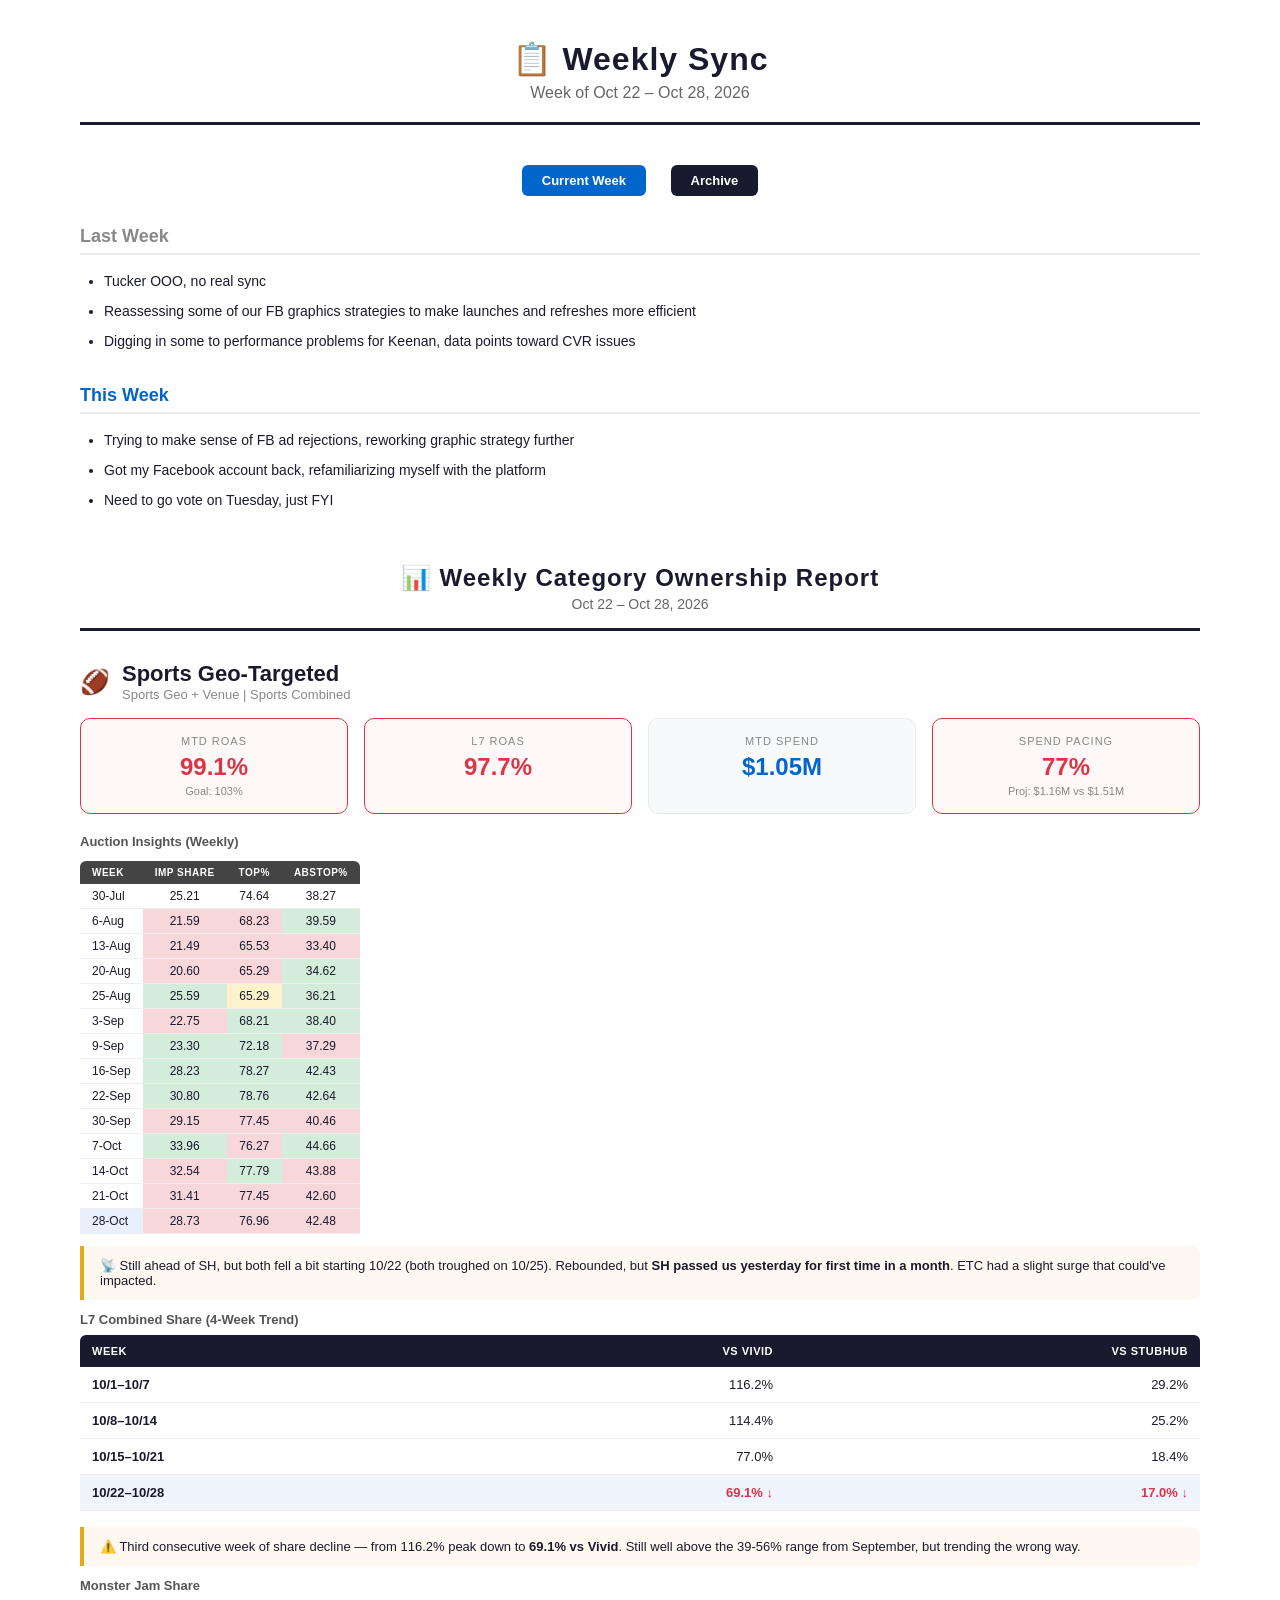
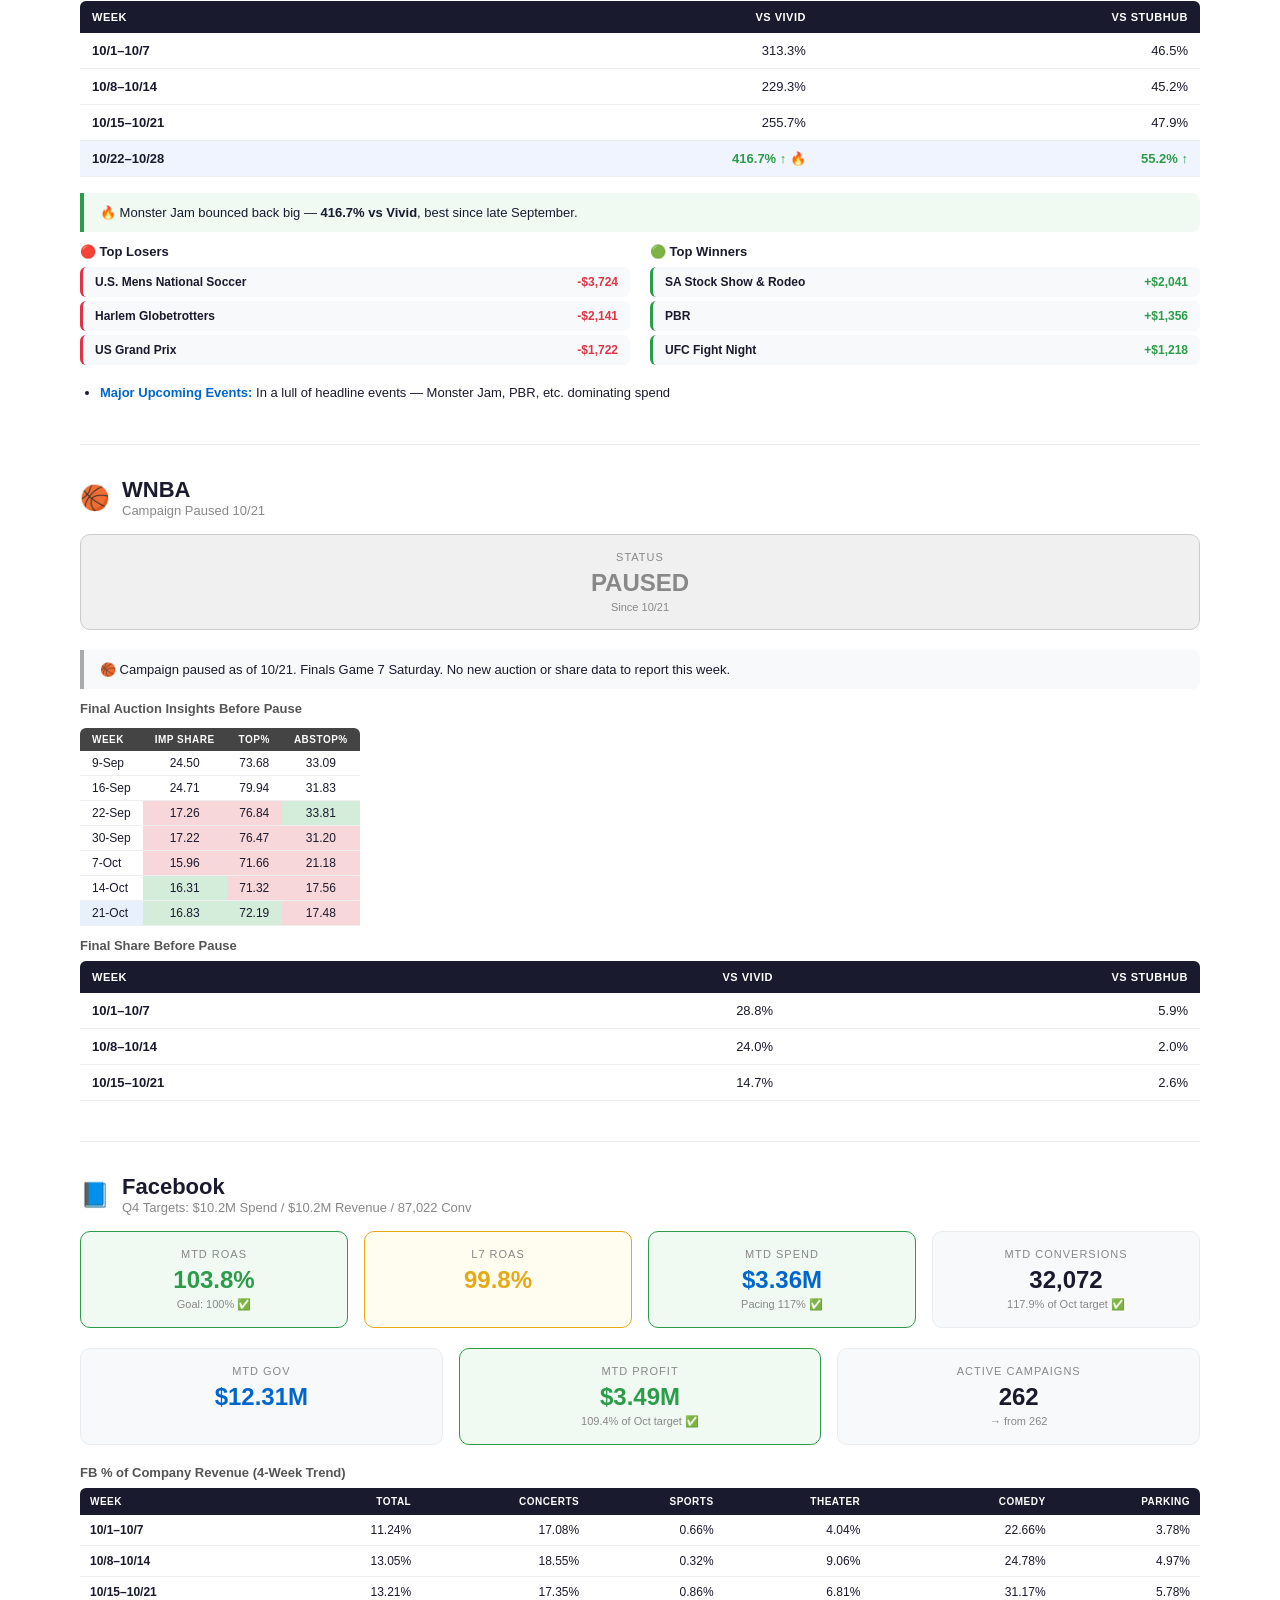
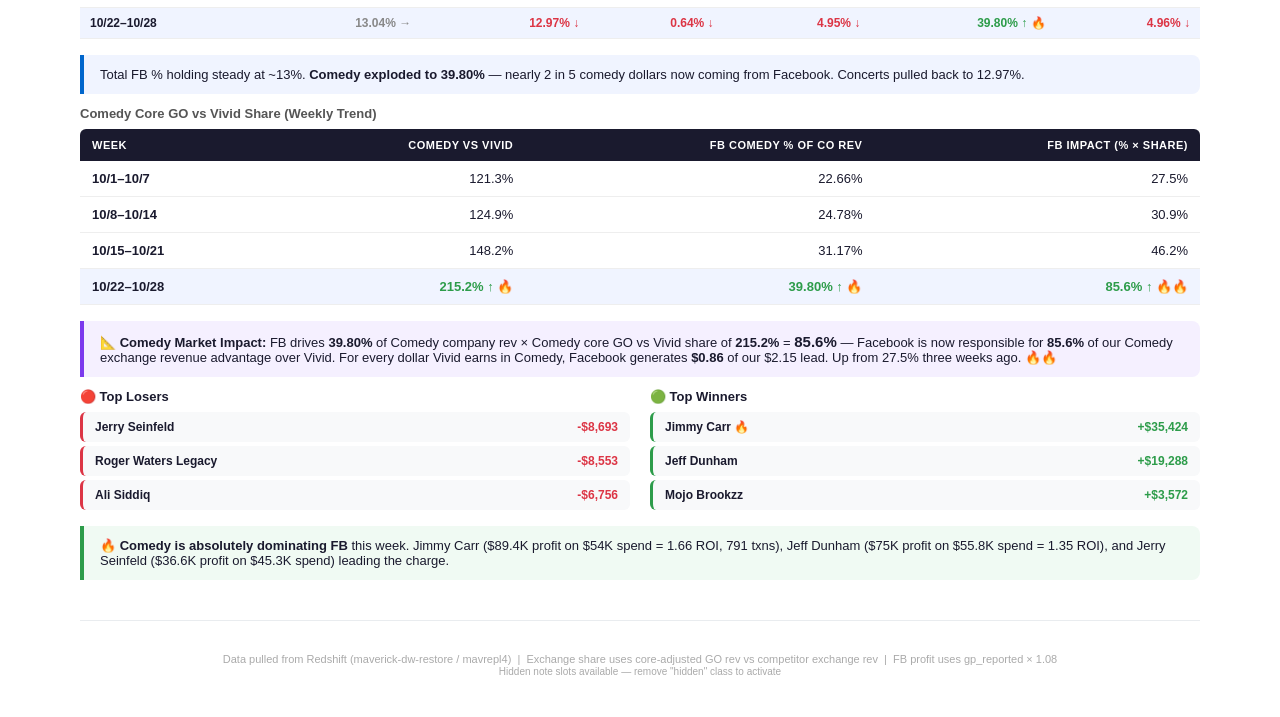
<file: index.html>
<!DOCTYPE html>
<html lang="en">
<head>
<meta charset="UTF-8">
<meta name="viewport" content="width=device-width, initial-scale=1.0">
<title>Weekly Sync</title>
<link rel="stylesheet" href="style.css">
</head>
<body>

<div class="page-header">
  <h1>📋 Weekly Sync</h1>
  <div class="date">Week of Oct 22 – Oct 28, 2026</div>
</div>

<div class="nav-bar">
  <a href="index.html" class="active">Current Week</a>
  <a href="archive/index.html">Archive</a>
</div>

<!-- ===================== SYNC SECTION ===================== -->
<div class="section">
  <div class="sync-section">
    <div class="sync-title last-week">Last Week</div>
    <ul class="sync-list">
      <li>Tucker OOO, no real sync</li>
      <li>Reassessing some of our FB graphics strategies to make launches and refreshes more efficient</li>
      <li>Digging in some to performance problems for Keenan, data points toward CVR issues</li>
    </ul>
  </div>

  <div class="sync-section">
    <div class="sync-title this-week">This Week</div>
    <ul class="sync-list">
      <li>Trying to make sense of FB ad rejections, reworking graphic strategy further</li>
      <li>Got my Facebook account back, refamiliarizing myself with the platform</li>
      <li>Need to go vote on Tuesday, just FYI</li>
    </ul>
  </div>

  <div class="manual-note hidden"><!-- ✏️ Extra sync note slot 1 --></div>
  <div class="manual-note hidden"><!-- ✏️ Extra sync note slot 2 --></div>
</div>

<!-- ===================== OWNERSHIP REPORT DIVIDER ===================== -->
<div class="section-divider">
  <h2>📊 Weekly Category Ownership Report</h2>
  <div class="sub">Oct 22 – Oct 28, 2026</div>
</div>

<!-- ===================== SPORTS GEO ===================== -->
<div class="section">
  <div class="section-header">
    <span class="section-icon">🏈</span>
    <div>
      <div class="section-title">Sports Geo-Targeted</div>
      <div class="section-subtitle">Sports Geo + Venue | Sports Combined</div>
    </div>
  </div>

  <div class="kpi-row">
    <div class="kpi-card target-miss">
      <div class="kpi-label">MTD ROAS</div>
      <div class="kpi-value kpi-red">99.1%</div>
      <div class="kpi-sub">Goal: 103%</div>
    </div>
    <div class="kpi-card target-miss">
      <div class="kpi-label">L7 ROAS</div>
      <div class="kpi-value kpi-red">97.7%</div>
    </div>
    <div class="kpi-card">
      <div class="kpi-label">MTD Spend</div>
      <div class="kpi-value kpi-blue">$1.05M</div>
    </div>
    <div class="kpi-card target-miss">
      <div class="kpi-label">Spend Pacing</div>
      <div class="kpi-value kpi-red">77%</div>
      <div class="kpi-sub">Proj: $1.16M vs $1.51M</div>
    </div>
  </div>

  <div class="share-label">Auction Insights (Weekly)</div>
  <table class="auction-table">
    <tr><th>Week</th><th>Imp Share</th><th>Top%</th><th>AbsTop%</th></tr>
    <tr><td>30-Jul</td><td>25.21</td><td>74.64</td><td>38.27</td></tr>
    <tr><td>6-Aug</td><td class="a-down">21.59</td><td class="a-down">68.23</td><td class="a-up">39.59</td></tr>
    <tr><td>13-Aug</td><td class="a-down">21.49</td><td class="a-down">65.53</td><td class="a-down">33.40</td></tr>
    <tr><td>20-Aug</td><td class="a-down">20.60</td><td class="a-down">65.29</td><td class="a-up">34.62</td></tr>
    <tr><td>25-Aug</td><td class="a-up">25.59</td><td class="a-flat">65.29</td><td class="a-up">36.21</td></tr>
    <tr><td>3-Sep</td><td class="a-down">22.75</td><td class="a-up">68.21</td><td class="a-up">38.40</td></tr>
    <tr><td>9-Sep</td><td class="a-up">23.30</td><td class="a-up">72.18</td><td class="a-down">37.29</td></tr>
    <tr><td>16-Sep</td><td class="a-up">28.23</td><td class="a-up">78.27</td><td class="a-up">42.43</td></tr>
    <tr><td>22-Sep</td><td class="a-up">30.80</td><td class="a-up">78.76</td><td class="a-up">42.64</td></tr>
    <tr><td>30-Sep</td><td class="a-down">29.15</td><td class="a-down">77.45</td><td class="a-down">40.46</td></tr>
    <tr><td>7-Oct</td><td class="a-up">33.96</td><td class="a-down">76.27</td><td class="a-up">44.66</td></tr>
    <tr><td>14-Oct</td><td class="a-down">32.54</td><td class="a-up">77.79</td><td class="a-down">43.88</td></tr>
    <tr><td>21-Oct</td><td class="a-down">31.41</td><td class="a-down">77.45</td><td class="a-down">42.60</td></tr>
    <tr class="auction-current"><td>28-Oct</td><td class="a-down">28.73</td><td class="a-down">76.96</td><td class="a-down">42.48</td></tr>
  </table>

  <div class="callout callout-warn">
    📡 Still ahead of SH, but both fell a bit starting 10/22 (both troughed on 10/25). Rebounded, but <strong>SH passed us yesterday for first time in a month</strong>. ETC had a slight surge that could've impacted.
  </div>

  <div class="share-label">L7 Combined Share (4-Week Trend)</div>
  <table>
    <tr><th>Week</th><th>vs Vivid</th><th>vs StubHub</th></tr>
    <tr><td>10/1–10/7</td><td>116.2%</td><td>29.2%</td></tr>
    <tr><td>10/8–10/14</td><td>114.4%</td><td>25.2%</td></tr>
    <tr><td>10/15–10/21</td><td>77.0%</td><td>18.4%</td></tr>
    <tr class="current-week"><td>10/22–10/28</td><td class="trend-down">69.1% ↓</td><td class="trend-down">17.0% ↓</td></tr>
  </table>

  <div class="callout callout-warn">
    ⚠️ Third consecutive week of share decline — from 116.2% peak down to <strong>69.1% vs Vivid</strong>. Still well above the 39-56% range from September, but trending the wrong way.
  </div>

  <div class="share-label">Monster Jam Share</div>
  <table>
    <tr><th>Week</th><th>vs Vivid</th><th>vs StubHub</th></tr>
    <tr><td>10/1–10/7</td><td>313.3%</td><td>46.5%</td></tr>
    <tr><td>10/8–10/14</td><td>229.3%</td><td>45.2%</td></tr>
    <tr><td>10/15–10/21</td><td>255.7%</td><td>47.9%</td></tr>
    <tr class="current-week"><td>10/22–10/28</td><td class="trend-up">416.7% ↑ 🔥</td><td class="trend-up">55.2% ↑</td></tr>
  </table>

  <div class="callout callout-good">
    🔥 Monster Jam bounced back big — <strong>416.7% vs Vivid</strong>, best since late September.
  </div>

  <div class="winners-losers">
    <div class="wl-col">
      <div class="wl-title">🔴 Top Losers</div>
      <div class="wl-item loser"><span class="wl-name">U.S. Mens National Soccer</span><span class="wl-pnl" style="color:#dc3545">-$3,724</span></div>
      <div class="wl-item loser"><span class="wl-name">Harlem Globetrotters</span><span class="wl-pnl" style="color:#dc3545">-$2,141</span></div>
      <div class="wl-item loser"><span class="wl-name">US Grand Prix</span><span class="wl-pnl" style="color:#dc3545">-$1,722</span></div>
    </div>
    <div class="wl-col">
      <div class="wl-title">🟢 Top Winners</div>
      <div class="wl-item winner"><span class="wl-name">SA Stock Show & Rodeo</span><span class="wl-pnl" style="color:#2d9c4a">+$2,041</span></div>
      <div class="wl-item winner"><span class="wl-name">PBR</span><span class="wl-pnl" style="color:#2d9c4a">+$1,356</span></div>
      <div class="wl-item winner"><span class="wl-name">UFC Fight Night</span><span class="wl-pnl" style="color:#2d9c4a">+$1,218</span></div>
    </div>
  </div>

  <ul class="bullet-list">
    <li><span class="highlight">Major Upcoming Events:</span> In a lull of headline events — Monster Jam, PBR, etc. dominating spend</li>
  </ul>

  <div class="manual-note hidden"><!-- ✏️ Extra note slot 1 --></div>
  <div class="manual-note hidden"><!-- ✏️ Extra note slot 2 --></div>
</div>

<div class="divider"></div>

<!-- ===================== WNBA ===================== -->
<div class="section">
  <div class="section-header">
    <span class="section-icon">🏀</span>
    <div>
      <div class="section-title">WNBA</div>
      <div class="section-subtitle">Campaign Paused 10/21</div>
    </div>
  </div>

  <div class="kpi-row">
    <div class="kpi-card" style="background: #f0f0f0; border-color: #ccc;">
      <div class="kpi-label">STATUS</div>
      <div class="kpi-value" style="color: #888;">PAUSED</div>
      <div class="kpi-sub">Since 10/21</div>
    </div>
  </div>

  <div class="callout callout-gray">
    🏀 Campaign paused as of 10/21. Finals Game 7 Saturday. No new auction or share data to report this week.
  </div>

  <div class="share-label">Final Auction Insights Before Pause</div>
  <table class="auction-table">
    <tr><th>Week</th><th>Imp Share</th><th>Top%</th><th>AbsTop%</th></tr>
    <tr><td>9-Sep</td><td>24.50</td><td>73.68</td><td>33.09</td></tr>
    <tr><td>16-Sep</td><td>24.71</td><td>79.94</td><td>31.83</td></tr>
    <tr><td>22-Sep</td><td class="a-down">17.26</td><td class="a-down">76.84</td><td class="a-up">33.81</td></tr>
    <tr><td>30-Sep</td><td class="a-down">17.22</td><td class="a-down">76.47</td><td class="a-down">31.20</td></tr>
    <tr><td>7-Oct</td><td class="a-down">15.96</td><td class="a-down">71.66</td><td class="a-down">21.18</td></tr>
    <tr><td>14-Oct</td><td class="a-up">16.31</td><td class="a-down">71.32</td><td class="a-down">17.56</td></tr>
    <tr class="auction-current"><td>21-Oct</td><td class="a-up">16.83</td><td class="a-up">72.19</td><td class="a-down">17.48</td></tr>
  </table>

  <div class="share-label">Final Share Before Pause</div>
  <table>
    <tr><th>Week</th><th>vs Vivid</th><th>vs StubHub</th></tr>
    <tr><td>10/1–10/7</td><td>28.8%</td><td>5.9%</td></tr>
    <tr><td>10/8–10/14</td><td>24.0%</td><td>2.0%</td></tr>
    <tr><td>10/15–10/21</td><td>14.7%</td><td>2.6%</td></tr>
  </table>

  <div class="manual-note hidden"><!-- ✏️ Extra note slot 1 --></div>
  <div class="manual-note hidden"><!-- ✏️ Extra note slot 2 --></div>
</div>

<div class="divider"></div>

<!-- ===================== FACEBOOK ===================== -->
<div class="section">
  <div class="section-header">
    <span class="section-icon">📘</span>
    <div>
      <div class="section-title">Facebook</div>
      <div class="section-subtitle">Q4 Targets: $10.2M Spend / $10.2M Revenue / 87,022 Conv</div>
    </div>
  </div>

  <div class="kpi-row">
    <div class="kpi-card target-hit">
      <div class="kpi-label">MTD ROAS</div>
      <div class="kpi-value kpi-green">103.8%</div>
      <div class="kpi-sub">Goal: 100% ✅</div>
    </div>
    <div class="kpi-card target-close">
      <div class="kpi-label">L7 ROAS</div>
      <div class="kpi-value kpi-yellow">99.8%</div>
    </div>
    <div class="kpi-card target-hit">
      <div class="kpi-label">MTD Spend</div>
      <div class="kpi-value kpi-blue">$3.36M</div>
      <div class="kpi-sub">Pacing 117% ✅</div>
    </div>
    <div class="kpi-card">
      <div class="kpi-label">MTD Conversions</div>
      <div class="kpi-value">32,072</div>
      <div class="kpi-sub">117.9% of Oct target ✅</div>
    </div>
  </div>

  <div class="kpi-row">
    <div class="kpi-card">
      <div class="kpi-label">MTD GOV</div>
      <div class="kpi-value kpi-blue">$12.31M</div>
    </div>
    <div class="kpi-card target-hit">
      <div class="kpi-label">MTD Profit</div>
      <div class="kpi-value kpi-green">$3.49M</div>
      <div class="kpi-sub">109.4% of Oct target ✅</div>
    </div>
    <div class="kpi-card">
      <div class="kpi-label">Active Campaigns</div>
      <div class="kpi-value">262</div>
      <div class="kpi-sub">→ from 262</div>
    </div>
  </div>

  <div class="share-label">FB % of Company Revenue (4-Week Trend)</div>
  <table class="fb-pct-table">
    <tr><th>Week</th><th>Total</th><th>Concerts</th><th>Sports</th><th>Theater</th><th>Comedy</th><th>Parking</th></tr>
    <tr><td>10/1–10/7</td><td>11.24%</td><td>17.08%</td><td>0.66%</td><td>4.04%</td><td>22.66%</td><td>3.78%</td></tr>
    <tr><td>10/8–10/14</td><td>13.05%</td><td>18.55%</td><td>0.32%</td><td>9.06%</td><td>24.78%</td><td>4.97%</td></tr>
    <tr><td>10/15–10/21</td><td>13.21%</td><td>17.35%</td><td>0.86%</td><td>6.81%</td><td>31.17%</td><td>5.78%</td></tr>
    <tr class="current-week"><td>10/22–10/28</td><td class="trend-flat">13.04% →</td><td class="trend-down">12.97% ↓</td><td class="trend-down">0.64% ↓</td><td class="trend-down">4.95% ↓</td><td class="trend-up">39.80% ↑ 🔥</td><td class="trend-down">4.96% ↓</td></tr>
  </table>

  <div class="callout">
    Total FB % holding steady at ~13%. <strong>Comedy exploded to 39.80%</strong> — nearly 2 in 5 comedy dollars now coming from Facebook. Concerts pulled back to 12.97%.
  </div>

  <div class="share-label">Comedy Core GO vs Vivid Share (Weekly Trend)</div>
  <table>
    <tr><th>Week</th><th>Comedy vs Vivid</th><th>FB Comedy % of Co Rev</th><th>FB Impact (% × Share)</th></tr>
    <tr><td>10/1–10/7</td><td>121.3%</td><td>22.66%</td><td>27.5%</td></tr>
    <tr><td>10/8–10/14</td><td>124.9%</td><td>24.78%</td><td>30.9%</td></tr>
    <tr><td>10/15–10/21</td><td>148.2%</td><td>31.17%</td><td>46.2%</td></tr>
    <tr class="current-week"><td>10/22–10/28</td><td class="trend-up">215.2% ↑ 🔥</td><td class="trend-up">39.80% ↑ 🔥</td><td class="trend-up">85.6% ↑ 🔥🔥</td></tr>
  </table>

  <div class="callout callout-purple">
    📐 <strong>Comedy Market Impact:</strong>
    FB drives <strong>39.80%</strong> of Comedy company rev &times; Comedy core GO vs Vivid share of <strong>215.2%</strong>
    = <strong style="font-size: 15px;">85.6%</strong> — Facebook is now responsible for <strong>85.6%</strong> of our Comedy exchange revenue advantage over Vivid.
    For every dollar Vivid earns in Comedy, Facebook generates <strong>$0.86</strong> of our $2.15 lead. Up from 27.5% three weeks ago. 🔥🔥
  </div>

 <div class="winners-losers">
    <div class="wl-col">
      <div class="wl-title">🔴 Top Losers</div>
      <div class="wl-item loser"><span class="wl-name">Jerry Seinfeld</span><span class="wl-pnl" style="color:#dc3545">-$8,693</span></div>
      <div class="wl-item loser"><span class="wl-name">Roger Waters Legacy</span><span class="wl-pnl" style="color:#dc3545">-$8,553</span></div>
      <div class="wl-item loser"><span class="wl-name">Ali Siddiq</span><span class="wl-pnl" style="color:#dc3545">-$6,756</span></div>
    </div>
    <div class="wl-col">
      <div class="wl-title">🟢 Top Winners</div>
      <div class="wl-item winner"><span class="wl-name">Jimmy Carr 🔥</span><span class="wl-pnl" style="color:#2d9c4a">+$35,424</span></div>
      <div class="wl-item winner"><span class="wl-name">Jeff Dunham</span><span class="wl-pnl" style="color:#2d9c4a">+$19,288</span></div>
      <div class="wl-item winner"><span class="wl-name">Mojo Brookzz</span><span class="wl-pnl" style="color:#2d9c4a">+$3,572</span></div>
    </div>
  </div>

  <div class="callout callout-good">
    🔥 <strong>Comedy is absolutely dominating FB</strong> this week. Jimmy Carr ($89.4K profit on $54K spend = 1.66 ROI, 791 txns), Jeff Dunham ($75K profit on $55.8K spend = 1.35 ROI), and Jerry Seinfeld ($36.6K profit on $45.3K spend) leading the charge.
  </div>

  <div class="manual-note hidden"><!-- ✏️ Extra note slot 1 --></div>
  <div class="manual-note hidden"><!-- ✏️ Extra note slot 2 --></div>
</div>

<div class="divider"></div>

<div style="text-align: center; color: #aaa; font-size: 11px; margin-top: 30px;">
  Data pulled from Redshift (maverick-dw-restore / mavrepl4) &nbsp;|&nbsp; Exchange share uses core-adjusted GO rev vs competitor exchange rev &nbsp;|&nbsp; FB profit uses gp_reported × 1.08
  <br>
  <span style="font-size: 10px;">Hidden note slots available — remove "hidden" class to activate</span>
</div>

</body>
</html>
</file>
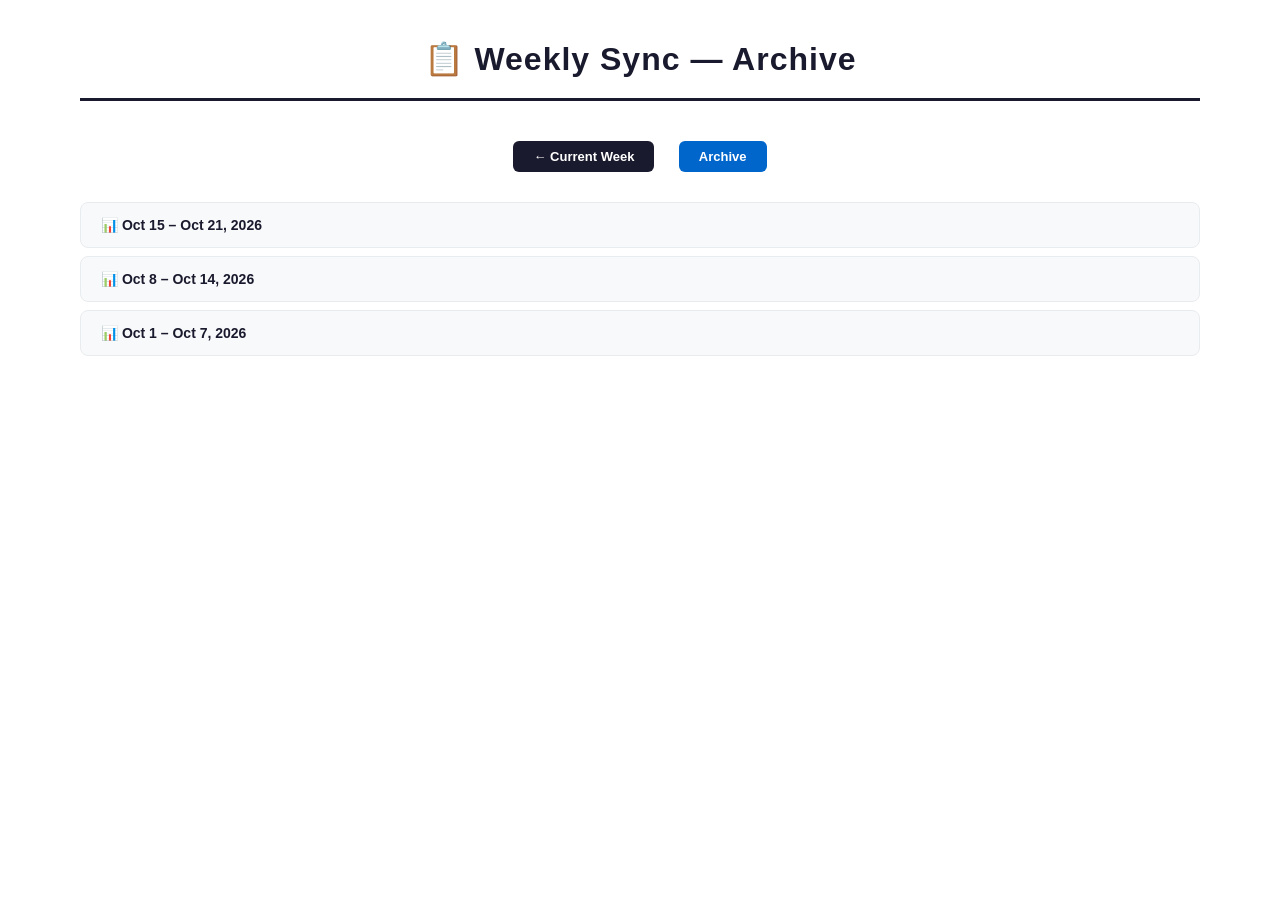
<file: archive/index.html>
<!DOCTYPE html>
<html lang="en">
<head>
<meta charset="UTF-8">
<meta name="viewport" content="width=device-width, initial-scale=1.0">
<title>Weekly Sync — Archive</title>
<link rel="stylesheet" href="../style.css">
</head>
<body>

<div class="page-header">
  <h1>📋 Weekly Sync — Archive</h1>
</div>

<div class="nav-bar">
  <a href="../index.html">← Current Week</a>
  <a href="index.html" class="active">Archive</a>
</div>

<ul class="archive-list">
  <li><a href="2026-10-21.html">📊 Oct 15 – Oct 21, 2026</a></li>
  <li><a href="2026-10-14.html">📊 Oct 8 – Oct 14, 2026</a></li>
  <li><a href="2026-10-07.html">📊 Oct 1 – Oct 7, 2026</a></li>
  <!-- ✏️ ADD NEW ARCHIVE LINKS ABOVE THIS LINE (newest first) -->
</ul>

</body>
</html>
</file>
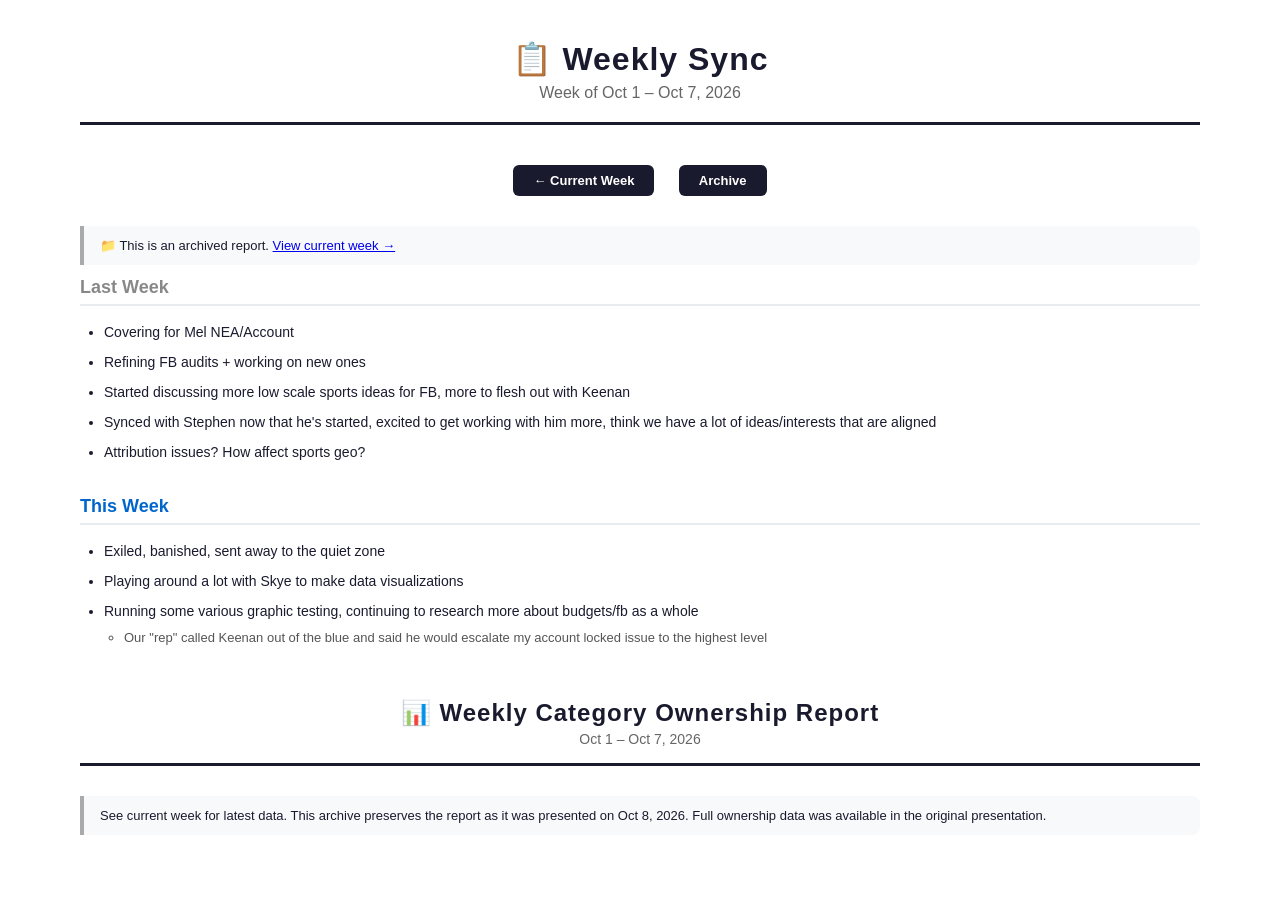
<file: archive/2026-10-07.html>
<!DOCTYPE html>
<html lang="en">
<head>
<meta charset="UTF-8">
<meta name="viewport" content="width=device-width, initial-scale=1.0">
<title>Weekly Sync — Oct 1–7, 2026</title>
<link rel="stylesheet" href="../style.css">
</head>
<body>

<div class="page-header">
  <h1>📋 Weekly Sync</h1>
  <div class="date">Week of Oct 1 – Oct 7, 2026</div>
</div>

<div class="nav-bar">
  <a href="../index.html">← Current Week</a>
  <a href="index.html">Archive</a>
</div>

<div class="callout callout-gray">
  📁 This is an archived report. <a href="../index.html">View current week →</a>
</div>

<div class="section">
  <div class="sync-section">
    <div class="sync-title last-week">Last Week</div>
    <ul class="sync-list">
      <li>Covering for Mel NEA/Account</li>
      <li>Refining FB audits + working on new ones</li>
      <li>Started discussing more low scale sports ideas for FB, more to flesh out with Keenan</li>
      <li>Synced with Stephen now that he's started, excited to get working with him more, think we have a lot of ideas/interests that are aligned</li>
      <li>Attribution issues? How affect sports geo?</li>
    </ul>
  </div>

  <div class="sync-section">
    <div class="sync-title this-week">This Week</div>
    <ul class="sync-list">
      <li>Exiled, banished, sent away to the quiet zone</li>
      <li>Playing around a lot with Skye to make data visualizations</li>
      <li>Running some various graphic testing, continuing to research more about budgets/fb as a whole
        <ul class="sub-list">
          <li>Our "rep" called Keenan out of the blue and said he would escalate my account locked issue to the highest level</li>
        </ul>
      </li>
    </ul>
  </div>
</div>

<div class="section-divider">
  <h2>📊 Weekly Category Ownership Report</h2>
  <div class="sub">Oct 1 – Oct 7, 2026</div>
</div>

<div class="section">
  <div class="callout callout-gray">
    See current week for latest data. This archive preserves the report as it was presented on Oct 8, 2026. Full ownership data was available in the original presentation.
  </div>
</div>

</body>
</html>
</file>
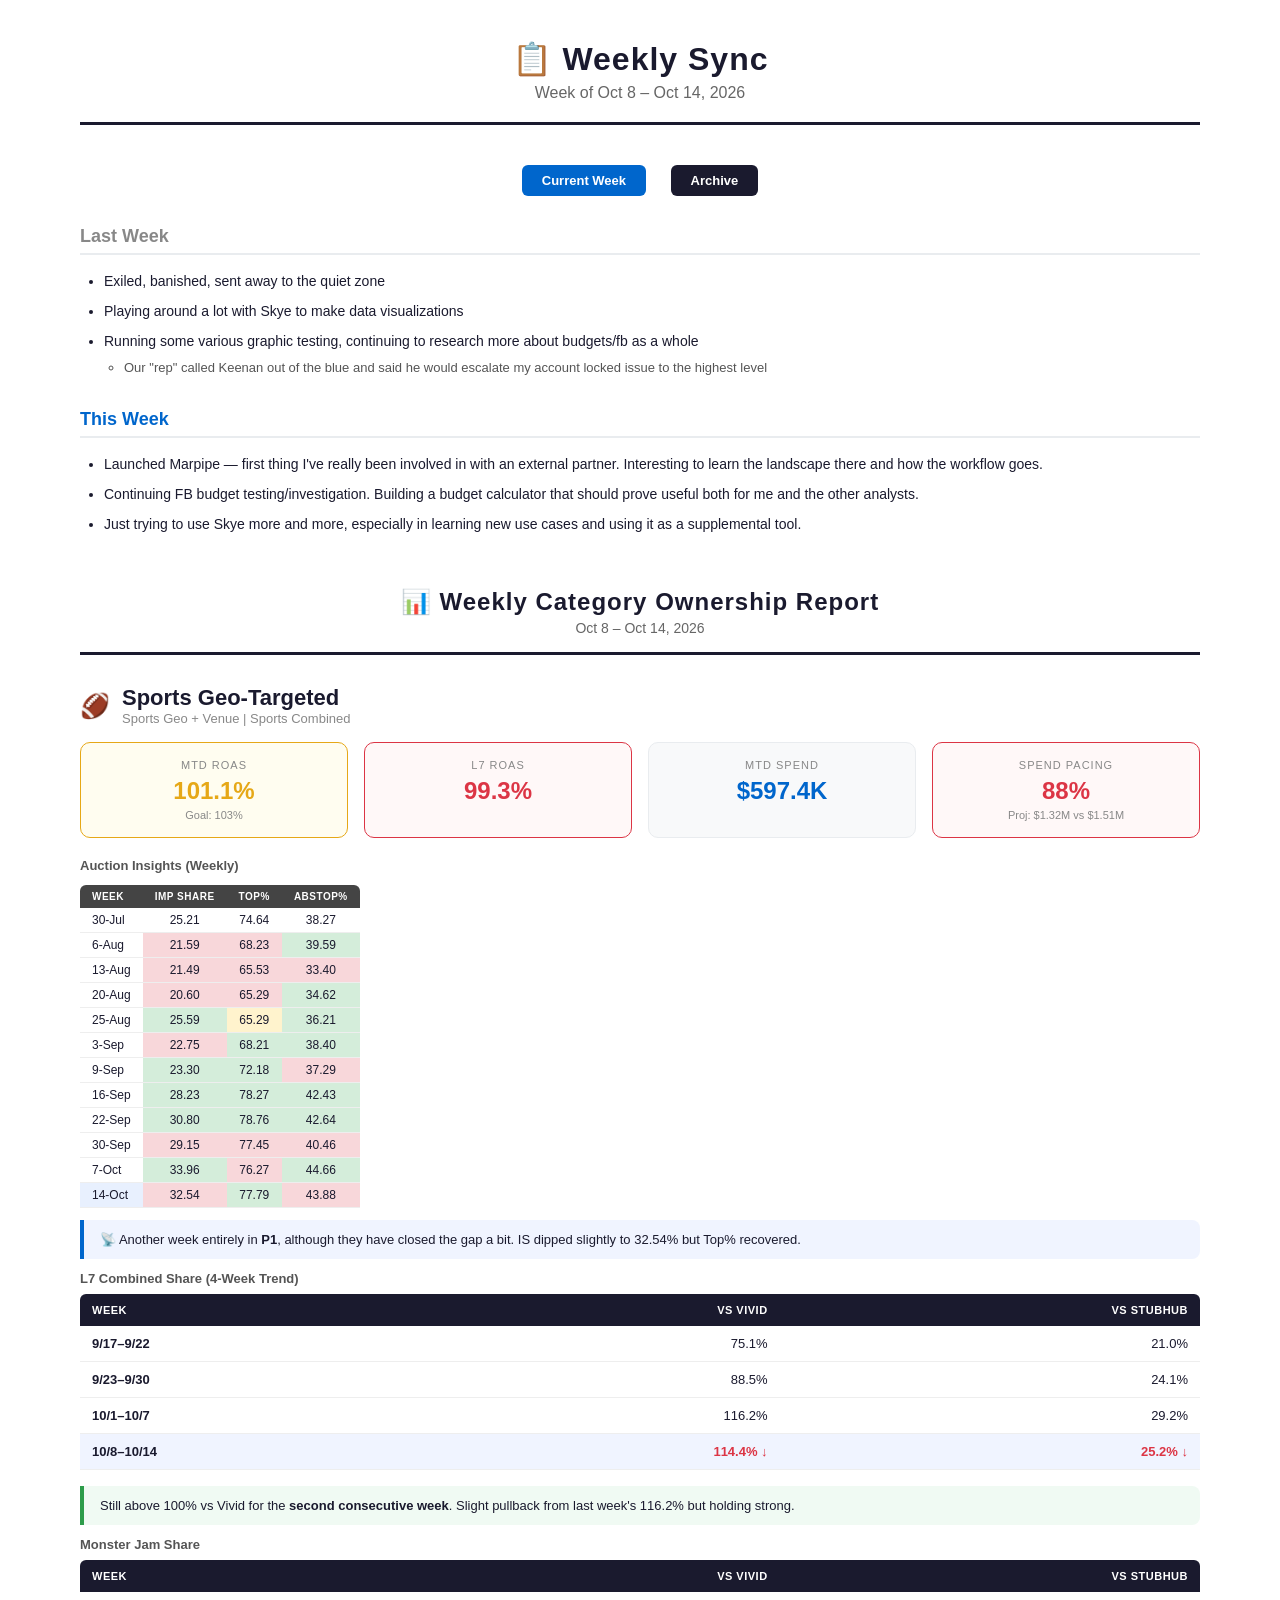
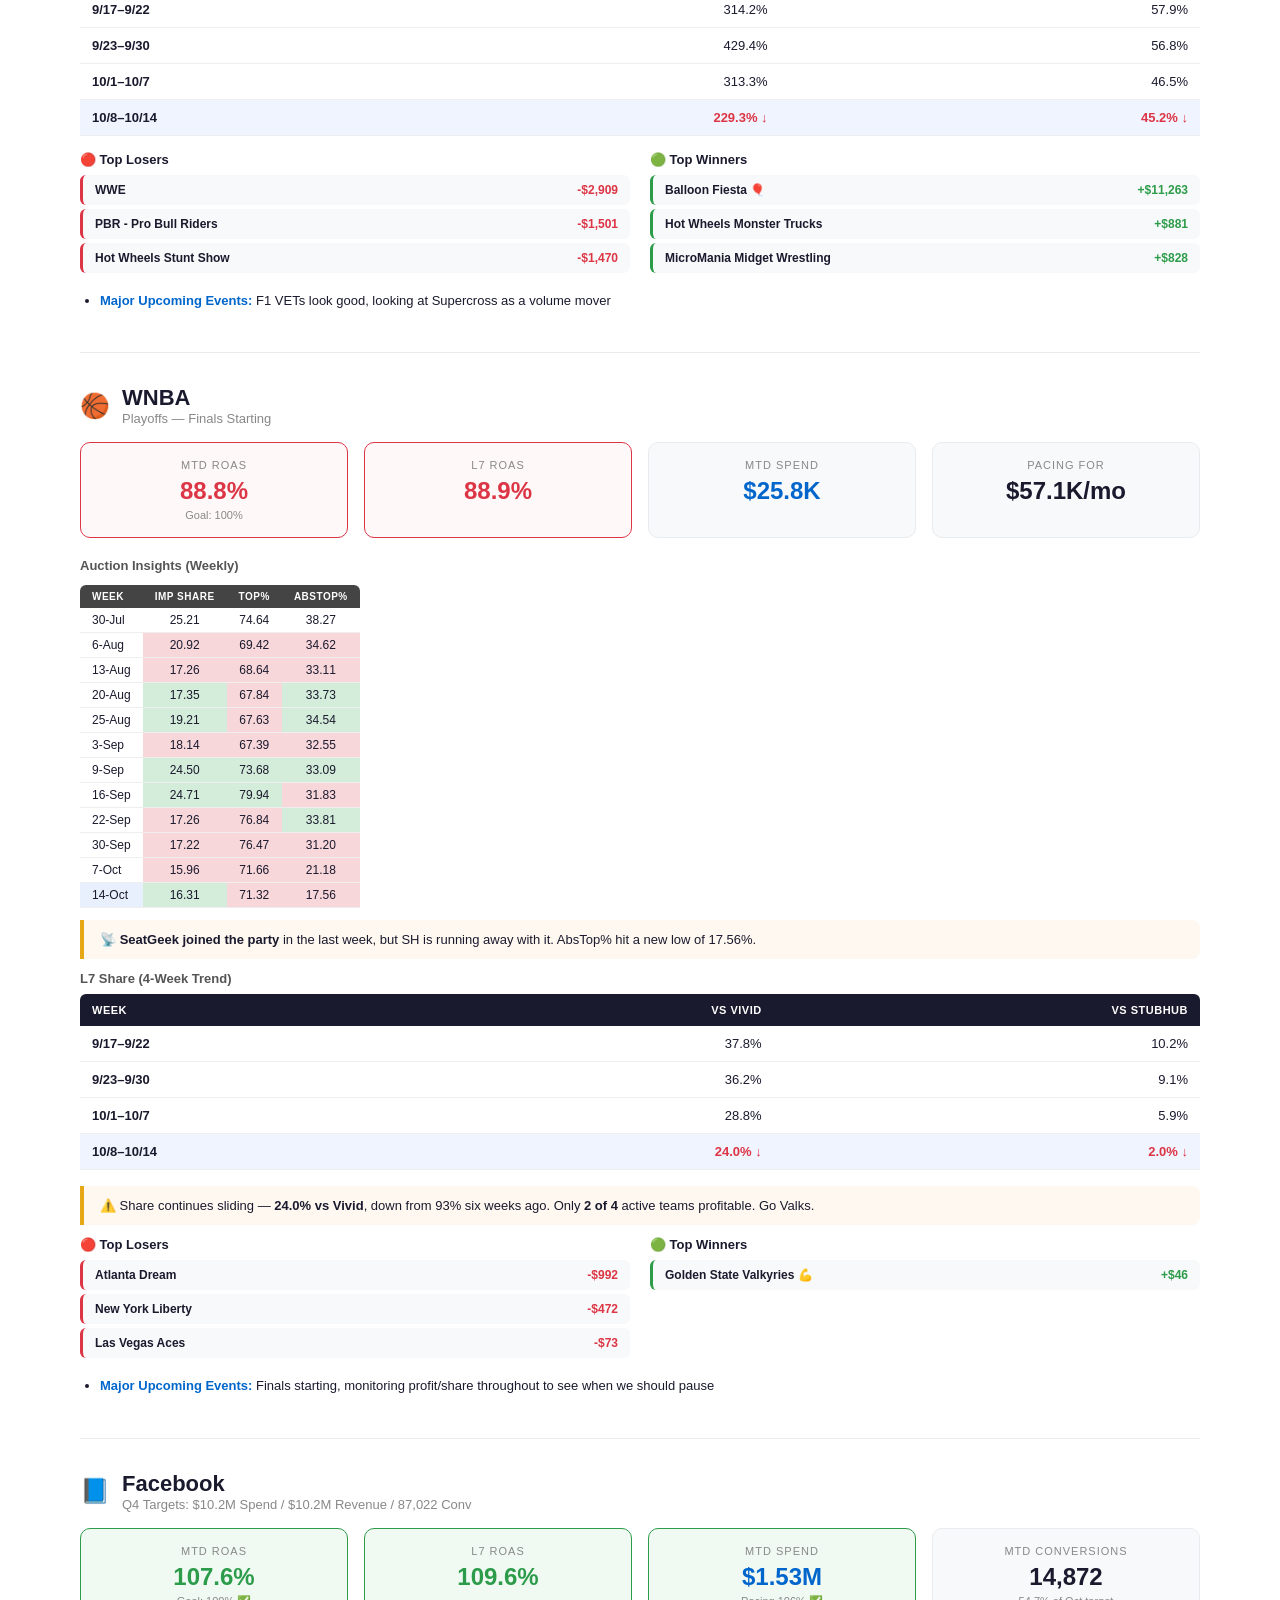
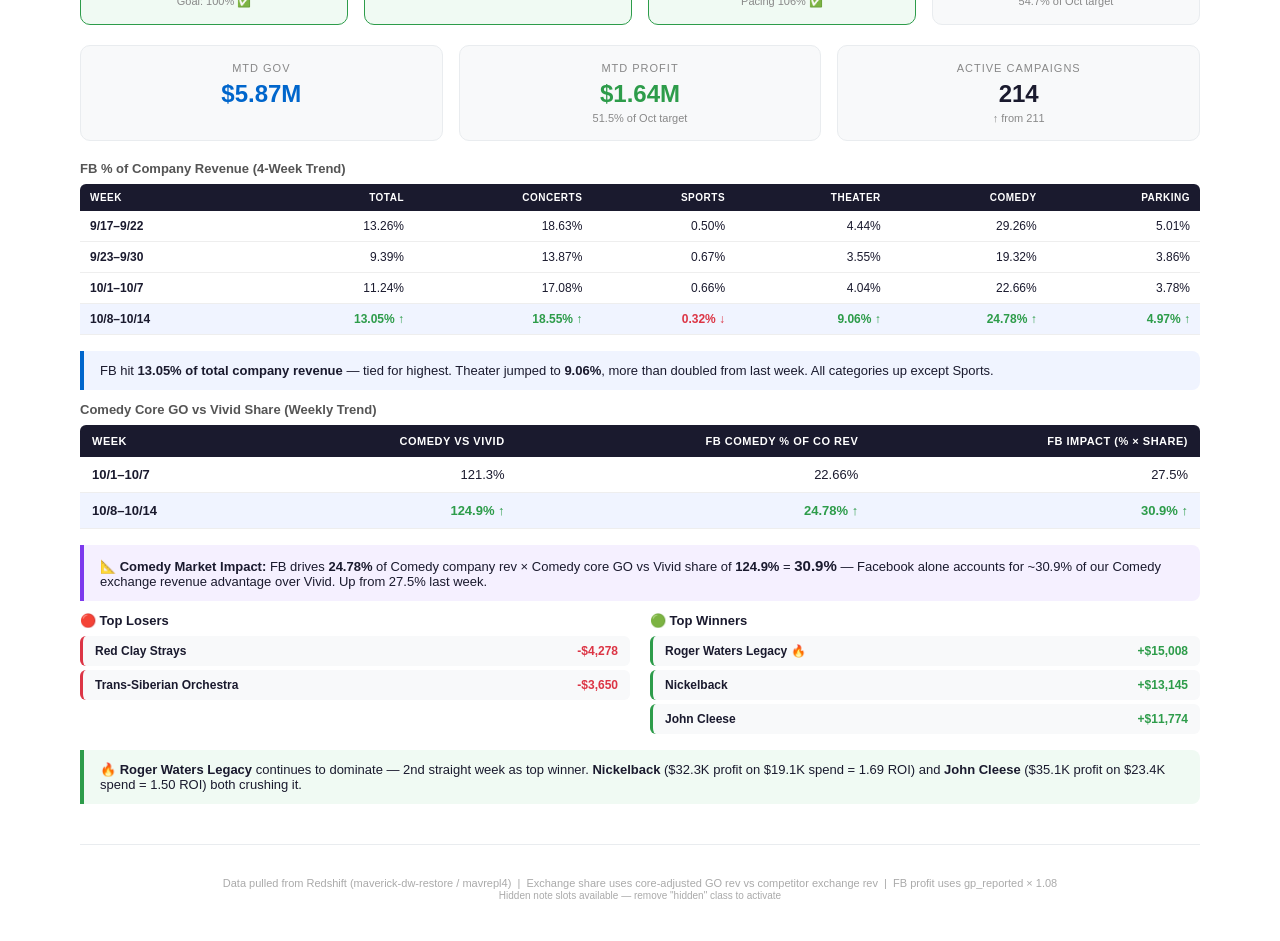
<file: archive/2026-10-14.html>
<!DOCTYPE html>
<html lang="en">
<head>
<meta charset="UTF-8">
<meta name="viewport" content="width=device-width, initial-scale=1.0">
<title>Weekly Sync</title>
<link rel="stylesheet" href="../style.css">
</head>
<body>

<div class="page-header">
  <h1>📋 Weekly Sync</h1>
  <div class="date">Week of Oct 8 – Oct 14, 2026</div>
</div>

<div class="nav-bar">
  <a href="../index.html" class="active">Current Week</a>
  <a href="index.html">Archive</a>
</div>

<!-- ===================== SYNC SECTION ===================== -->
<div class="section">

  <div class="sync-section">
    <div class="sync-title last-week">Last Week</div>
    <ul class="sync-list">
      <li>Exiled, banished, sent away to the quiet zone</li>
      <li>Playing around a lot with Skye to make data visualizations</li>
      <li>Running some various graphic testing, continuing to research more about budgets/fb as a whole
        <ul class="sub-list">
          <li>Our "rep" called Keenan out of the blue and said he would escalate my account locked issue to the highest level</li>
        </ul>
      </li>
    </ul>
  </div>

  <div class="sync-section">
    <div class="sync-title this-week">This Week</div>
    <ul class="sync-list">
      <li>Launched Marpipe — first thing I've really been involved in with an external partner. Interesting to learn the landscape there and how the workflow goes.</li>
      <li>Continuing FB budget testing/investigation. Building a budget calculator that should prove useful both for me and the other analysts.</li>
      <li>Just trying to use Skye more and more, especially in learning new use cases and using it as a supplemental tool.</li>
    </ul>
  </div>

  <div class="manual-note hidden"><!-- ✏️ Extra sync note slot 1 --></div>
  <div class="manual-note hidden"><!-- ✏️ Extra sync note slot 2 --></div>
</div>

<!-- ===================== OWNERSHIP REPORT DIVIDER ===================== -->
<div class="section-divider">
  <h2>📊 Weekly Category Ownership Report</h2>
  <div class="sub">Oct 8 – Oct 14, 2026</div>
</div>

<!-- ===================== SPORTS GEO ===================== -->
<div class="section">
  <div class="section-header">
    <span class="section-icon">🏈</span>
    <div>
      <div class="section-title">Sports Geo-Targeted</div>
      <div class="section-subtitle">Sports Geo + Venue | Sports Combined</div>
    </div>
  </div>

  <div class="kpi-row">
    <div class="kpi-card target-close">
      <div class="kpi-label">MTD ROAS</div>
      <div class="kpi-value kpi-yellow">101.1%</div>
      <div class="kpi-sub">Goal: 103%</div>
    </div>
    <div class="kpi-card target-miss">
      <div class="kpi-label">L7 ROAS</div>
      <div class="kpi-value kpi-red">99.3%</div>
    </div>
    <div class="kpi-card">
      <div class="kpi-label">MTD Spend</div>
      <div class="kpi-value kpi-blue">$597.4K</div>
    </div>
    <div class="kpi-card target-miss">
      <div class="kpi-label">Spend Pacing</div>
      <div class="kpi-value kpi-red">88%</div>
      <div class="kpi-sub">Proj: $1.32M vs $1.51M</div>
    </div>
  </div>

  <div class="share-label">Auction Insights (Weekly)</div>
  <table class="auction-table">
    <tr><th>Week</th><th>Imp Share</th><th>Top%</th><th>AbsTop%</th></tr>
    <tr><td>30-Jul</td><td>25.21</td><td>74.64</td><td>38.27</td></tr>
    <tr><td>6-Aug</td><td class="a-down">21.59</td><td class="a-down">68.23</td><td class="a-up">39.59</td></tr>
    <tr><td>13-Aug</td><td class="a-down">21.49</td><td class="a-down">65.53</td><td class="a-down">33.40</td></tr>
    <tr><td>20-Aug</td><td class="a-down">20.60</td><td class="a-down">65.29</td><td class="a-up">34.62</td></tr>
    <tr><td>25-Aug</td><td class="a-up">25.59</td><td class="a-flat">65.29</td><td class="a-up">36.21</td></tr>
    <tr><td>3-Sep</td><td class="a-down">22.75</td><td class="a-up">68.21</td><td class="a-up">38.40</td></tr>
    <tr><td>9-Sep</td><td class="a-up">23.30</td><td class="a-up">72.18</td><td class="a-down">37.29</td></tr>
    <tr><td>16-Sep</td><td class="a-up">28.23</td><td class="a-up">78.27</td><td class="a-up">42.43</td></tr>
    <tr><td>22-Sep</td><td class="a-up">30.80</td><td class="a-up">78.76</td><td class="a-up">42.64</td></tr>
    <tr><td>30-Sep</td><td class="a-down">29.15</td><td class="a-down">77.45</td><td class="a-down">40.46</td></tr>
    <tr><td>7-Oct</td><td class="a-up">33.96</td><td class="a-down">76.27</td><td class="a-up">44.66</td></tr>
    <tr class="auction-current"><td>14-Oct</td><td class="a-down">32.54</td><td class="a-up">77.79</td><td class="a-down">43.88</td></tr>
  </table>

  <div class="callout">
    📡 Another week entirely in <strong>P1</strong>, although they have closed the gap a bit. IS dipped slightly to 32.54% but Top% recovered.
  </div>

  <div class="share-label">L7 Combined Share (4-Week Trend)</div>
  <table>
    <tr><th>Week</th><th>vs Vivid</th><th>vs StubHub</th></tr>
    <tr><td>9/17–9/22</td><td>75.1%</td><td>21.0%</td></tr>
    <tr><td>9/23–9/30</td><td>88.5%</td><td>24.1%</td></tr>
    <tr><td>10/1–10/7</td><td>116.2%</td><td>29.2%</td></tr>
    <tr class="current-week"><td>10/8–10/14</td><td class="trend-down">114.4% ↓</td><td class="trend-down">25.2% ↓</td></tr>
  </table>

  <div class="callout callout-good">
    Still above 100% vs Vivid for the <strong>second consecutive week</strong>. Slight pullback from last week's 116.2% but holding strong.
  </div>

  <div class="share-label">Monster Jam Share</div>
  <table>
    <tr><th>Week</th><th>vs Vivid</th><th>vs StubHub</th></tr>
    <tr><td>9/17–9/22</td><td>314.2%</td><td>57.9%</td></tr>
    <tr><td>9/23–9/30</td><td>429.4%</td><td>56.8%</td></tr>
    <tr><td>10/1–10/7</td><td>313.3%</td><td>46.5%</td></tr>
    <tr class="current-week"><td>10/8–10/14</td><td class="trend-down">229.3% ↓</td><td class="trend-down">45.2% ↓</td></tr>
  </table>

  <div class="winners-losers">
    <div class="wl-col">
      <div class="wl-title">🔴 Top Losers</div>
      <div class="wl-item loser"><span class="wl-name">WWE</span><span class="wl-pnl" style="color:#dc3545">-$2,909</span></div>
      <div class="wl-item loser"><span class="wl-name">PBR - Pro Bull Riders</span><span class="wl-pnl" style="color:#dc3545">-$1,501</span></div>
      <div class="wl-item loser"><span class="wl-name">Hot Wheels Stunt Show</span><span class="wl-pnl" style="color:#dc3545">-$1,470</span></div>
    </div>
    <div class="wl-col">
      <div class="wl-title">🟢 Top Winners</div>
      <div class="wl-item winner"><span class="wl-name">Balloon Fiesta 🎈</span><span class="wl-pnl" style="color:#2d9c4a">+$11,263</span></div>
      <div class="wl-item winner"><span class="wl-name">Hot Wheels Monster Trucks</span><span class="wl-pnl" style="color:#2d9c4a">+$881</span></div>
      <div class="wl-item winner"><span class="wl-name">MicroMania Midget Wrestling</span><span class="wl-pnl" style="color:#2d9c4a">+$828</span></div>
    </div>
  </div>

  <ul class="bullet-list">
    <li><span class="highlight">Major Upcoming Events:</span> F1 VETs look good, looking at Supercross as a volume mover</li>
  </ul>

  <div class="manual-note hidden"><!-- ✏️ Extra note slot 1 --></div>
  <div class="manual-note hidden"><!-- ✏️ Extra note slot 2 --></div>
</div>

<div class="divider"></div>

<!-- ===================== WNBA ===================== -->
<div class="section">
  <div class="section-header">
    <span class="section-icon">🏀</span>
    <div>
      <div class="section-title">WNBA</div>
      <div class="section-subtitle">Playoffs — Finals Starting</div>
    </div>
  </div>

  <div class="kpi-row">
    <div class="kpi-card target-miss">
      <div class="kpi-label">MTD ROAS</div>
      <div class="kpi-value kpi-red">88.8%</div>
      <div class="kpi-sub">Goal: 100%</div>
    </div>
    <div class="kpi-card target-miss">
      <div class="kpi-label">L7 ROAS</div>
      <div class="kpi-value kpi-red">88.9%</div>
    </div>
    <div class="kpi-card">
      <div class="kpi-label">MTD Spend</div>
      <div class="kpi-value kpi-blue">$25.8K</div>
    </div>
    <div class="kpi-card">
      <div class="kpi-label">Pacing For</div>
      <div class="kpi-value">$57.1K/mo</div>
    </div>
  </div>

  <div class="share-label">Auction Insights (Weekly)</div>
  <table class="auction-table">
    <tr><th>Week</th><th>Imp Share</th><th>Top%</th><th>AbsTop%</th></tr>
    <tr><td>30-Jul</td><td>25.21</td><td>74.64</td><td>38.27</td></tr>
    <tr><td>6-Aug</td><td class="a-down">20.92</td><td class="a-down">69.42</td><td class="a-down">34.62</td></tr>
    <tr><td>13-Aug</td><td class="a-down">17.26</td><td class="a-down">68.64</td><td class="a-down">33.11</td></tr>
    <tr><td>20-Aug</td><td class="a-up">17.35</td><td class="a-down">67.84</td><td class="a-up">33.73</td></tr>
    <tr><td>25-Aug</td><td class="a-up">19.21</td><td class="a-down">67.63</td><td class="a-up">34.54</td></tr>
    <tr><td>3-Sep</td><td class="a-down">18.14</td><td class="a-down">67.39</td><td class="a-down">32.55</td></tr>
    <tr><td>9-Sep</td><td class="a-up">24.50</td><td class="a-up">73.68</td><td class="a-up">33.09</td></tr>
    <tr><td>16-Sep</td><td class="a-up">24.71</td><td class="a-up">79.94</td><td class="a-down">31.83</td></tr>
    <tr><td>22-Sep</td><td class="a-down">17.26</td><td class="a-down">76.84</td><td class="a-up">33.81</td></tr>
    <tr><td>30-Sep</td><td class="a-down">17.22</td><td class="a-down">76.47</td><td class="a-down">31.20</td></tr>
    <tr><td>7-Oct</td><td class="a-down">15.96</td><td class="a-down">71.66</td><td class="a-down">21.18</td></tr>
    <tr class="auction-current"><td>14-Oct</td><td class="a-up">16.31</td><td class="a-down">71.32</td><td class="a-down">17.56</td></tr>
  </table>

  <div class="callout callout-warn">
    📡 <strong>SeatGeek joined the party</strong> in the last week, but SH is running away with it. AbsTop% hit a new low of 17.56%.
  </div>

  <div class="share-label">L7 Share (4-Week Trend)</div>
  <table>
    <tr><th>Week</th><th>vs Vivid</th><th>vs StubHub</th></tr>
    <tr><td>9/17–9/22</td><td>37.8%</td><td>10.2%</td></tr>
    <tr><td>9/23–9/30</td><td>36.2%</td><td>9.1%</td></tr>
    <tr><td>10/1–10/7</td><td>28.8%</td><td>5.9%</td></tr>
    <tr class="current-week"><td>10/8–10/14</td><td class="trend-down">24.0% ↓</td><td class="trend-down">2.0% ↓</td></tr>
  </table>

  <div class="callout callout-warn">
    ⚠️ Share continues sliding — <strong>24.0% vs Vivid</strong>, down from 93% six weeks ago. Only <strong>2 of 4</strong> active teams profitable. Go Valks.
  </div>

  <div class="winners-losers">
    <div class="wl-col">
      <div class="wl-title">🔴 Top Losers</div>
      <div class="wl-item loser"><span class="wl-name">Atlanta Dream</span><span class="wl-pnl" style="color:#dc3545">-$992</span></div>
      <div class="wl-item loser"><span class="wl-name">New York Liberty</span><span class="wl-pnl" style="color:#dc3545">-$472</span></div>
      <div class="wl-item loser"><span class="wl-name">Las Vegas Aces</span><span class="wl-pnl" style="color:#dc3545">-$73</span></div>
    </div>
    <div class="wl-col">
      <div class="wl-title">🟢 Top Winners</div>
      <div class="wl-item winner"><span class="wl-name">Golden State Valkyries 💪</span><span class="wl-pnl" style="color:#2d9c4a">+$46</span></div>
    </div>
  </div>

  <ul class="bullet-list">
    <li><span class="highlight">Major Upcoming Events:</span> Finals starting, monitoring profit/share throughout to see when we should pause</li>
  </ul>

  <div class="manual-note hidden"><!-- ✏️ Extra note slot 1 --></div>
  <div class="manual-note hidden"><!-- ✏️ Extra note slot 2 --></div>
</div>

<div class="divider"></div>

<!-- ===================== FACEBOOK ===================== -->
<div class="section">
  <div class="section-header">
    <span class="section-icon">📘</span>
    <div>
      <div class="section-title">Facebook</div>
      <div class="section-subtitle">Q4 Targets: $10.2M Spend / $10.2M Revenue / 87,022 Conv</div>
    </div>
  </div>

  <div class="kpi-row">
    <div class="kpi-card target-hit">
      <div class="kpi-label">MTD ROAS</div>
      <div class="kpi-value kpi-green">107.6%</div>
      <div class="kpi-sub">Goal: 100% ✅</div>
    </div>
    <div class="kpi-card target-hit">
      <div class="kpi-label">L7 ROAS</div>
      <div class="kpi-value kpi-green">109.6%</div>
    </div>
    <div class="kpi-card target-hit">
      <div class="kpi-label">MTD Spend</div>
      <div class="kpi-value kpi-blue">$1.53M</div>
      <div class="kpi-sub">Pacing 106% ✅</div>
    </div>
    <div class="kpi-card">
      <div class="kpi-label">MTD Conversions</div>
      <div class="kpi-value">14,872</div>
      <div class="kpi-sub">54.7% of Oct target</div>
    </div>
  </div>

  <div class="kpi-row">
    <div class="kpi-card">
      <div class="kpi-label">MTD GOV</div>
      <div class="kpi-value kpi-blue">$5.87M</div>
    </div>
    <div class="kpi-card">
      <div class="kpi-label">MTD Profit</div>
      <div class="kpi-value kpi-green">$1.64M</div>
      <div class="kpi-sub">51.5% of Oct target</div>
    </div>
    <div class="kpi-card">
      <div class="kpi-label">Active Campaigns</div>
      <div class="kpi-value">214</div>
      <div class="kpi-sub">↑ from 211</div>
    </div>
  </div>

  <div class="share-label">FB % of Company Revenue (4-Week Trend)</div>
  <table class="fb-pct-table">
    <tr><th>Week</th><th>Total</th><th>Concerts</th><th>Sports</th><th>Theater</th><th>Comedy</th><th>Parking</th></tr>
    <tr><td>9/17–9/22</td><td>13.26%</td><td>18.63%</td><td>0.50%</td><td>4.44%</td><td>29.26%</td><td>5.01%</td></tr>
    <tr><td>9/23–9/30</td><td>9.39%</td><td>13.87%</td><td>0.67%</td><td>3.55%</td><td>19.32%</td><td>3.86%</td></tr>
    <tr><td>10/1–10/7</td><td>11.24%</td><td>17.08%</td><td>0.66%</td><td>4.04%</td><td>22.66%</td><td>3.78%</td></tr>
    <tr class="current-week"><td>10/8–10/14</td><td class="trend-up">13.05% ↑</td><td class="trend-up">18.55% ↑</td><td class="trend-down">0.32% ↓</td><td class="trend-up">9.06% ↑</td><td class="trend-up">24.78% ↑</td><td class="trend-up">4.97% ↑</td></tr>
  </table>

  <div class="callout">
    FB hit <strong>13.05% of total company revenue</strong> — tied for highest. Theater jumped to <strong>9.06%</strong>, more than doubled from last week. All categories up except Sports.
  </div>

  <!-- COMEDY SHARE TRACKING -->
  <div class="share-label">Comedy Core GO vs Vivid Share (Weekly Trend)</div>
  <table>
    <tr><th>Week</th><th>Comedy vs Vivid</th><th>FB Comedy % of Co Rev</th><th>FB Impact (% × Share)</th></tr>
    <tr><td>10/1–10/7</td><td>121.3%</td><td>22.66%</td><td>27.5%</td></tr>
    <tr class="current-week"><td>10/8–10/14</td><td class="trend-up">124.9% ↑</td><td class="trend-up">24.78% ↑</td><td class="trend-up">30.9% ↑</td></tr>
  </table>

  <div class="callout callout-purple">
    📐 <strong>Comedy Market Impact:</strong>
    FB drives <strong>24.78%</strong> of Comedy company rev &times; Comedy core GO vs Vivid share of <strong>124.9%</strong>
    = <strong style="font-size: 15px;">30.9%</strong> — Facebook alone accounts for ~30.9% of our Comedy exchange revenue advantage over Vivid. Up from 27.5% last week.
  </div>

  <div class="winners-losers">
    <div class="wl-col">
      <div class="wl-title">🔴 Top Losers</div>
      <div class="wl-item loser"><span class="wl-name">Red Clay Strays</span><span class="wl-pnl" style="color:#dc3545">-$4,278</span></div>
      <div class="wl-item loser"><span class="wl-name">Trans-Siberian Orchestra</span><span class="wl-pnl" style="color:#dc3545">-$3,650</span></div>
    </div>
    <div class="wl-col">
      <div class="wl-title">🟢 Top Winners</div>
      <div class="wl-item winner"><span class="wl-name">Roger Waters Legacy 🔥</span><span class="wl-pnl" style="color:#2d9c4a">+$15,008</span></div>
      <div class="wl-item winner"><span class="wl-name">Nickelback</span><span class="wl-pnl" style="color:#2d9c4a">+$13,145</span></div>
      <div class="wl-item winner"><span class="wl-name">John Cleese</span><span class="wl-pnl" style="color:#2d9c4a">+$11,774</span></div>
    </div>
  </div>

  <div class="callout callout-good">
    🔥 <strong>Roger Waters Legacy</strong> continues to dominate — 2nd straight week as top winner. <strong>Nickelback</strong> ($32.3K profit on $19.1K spend = 1.69 ROI) and <strong>John Cleese</strong> ($35.1K profit on $23.4K spend = 1.50 ROI) both crushing it.
  </div>

  <div class="manual-note hidden"><!-- ✏️ Extra note slot 1 --></div>
  <div class="manual-note hidden"><!-- ✏️ Extra note slot 2 --></div>
</div>

<div class="divider"></div>

<div style="text-align: center; color: #aaa; font-size: 11px; margin-top: 30px;">
  Data pulled from Redshift (maverick-dw-restore / mavrepl4) &nbsp;|&nbsp; Exchange share uses core-adjusted GO rev vs competitor exchange rev &nbsp;|&nbsp; FB profit uses gp_reported × 1.08
  <br>
  <span style="font-size: 10px;">Hidden note slots available — remove "hidden" class to activate</span>
</div>

</body>
</html>
</file>
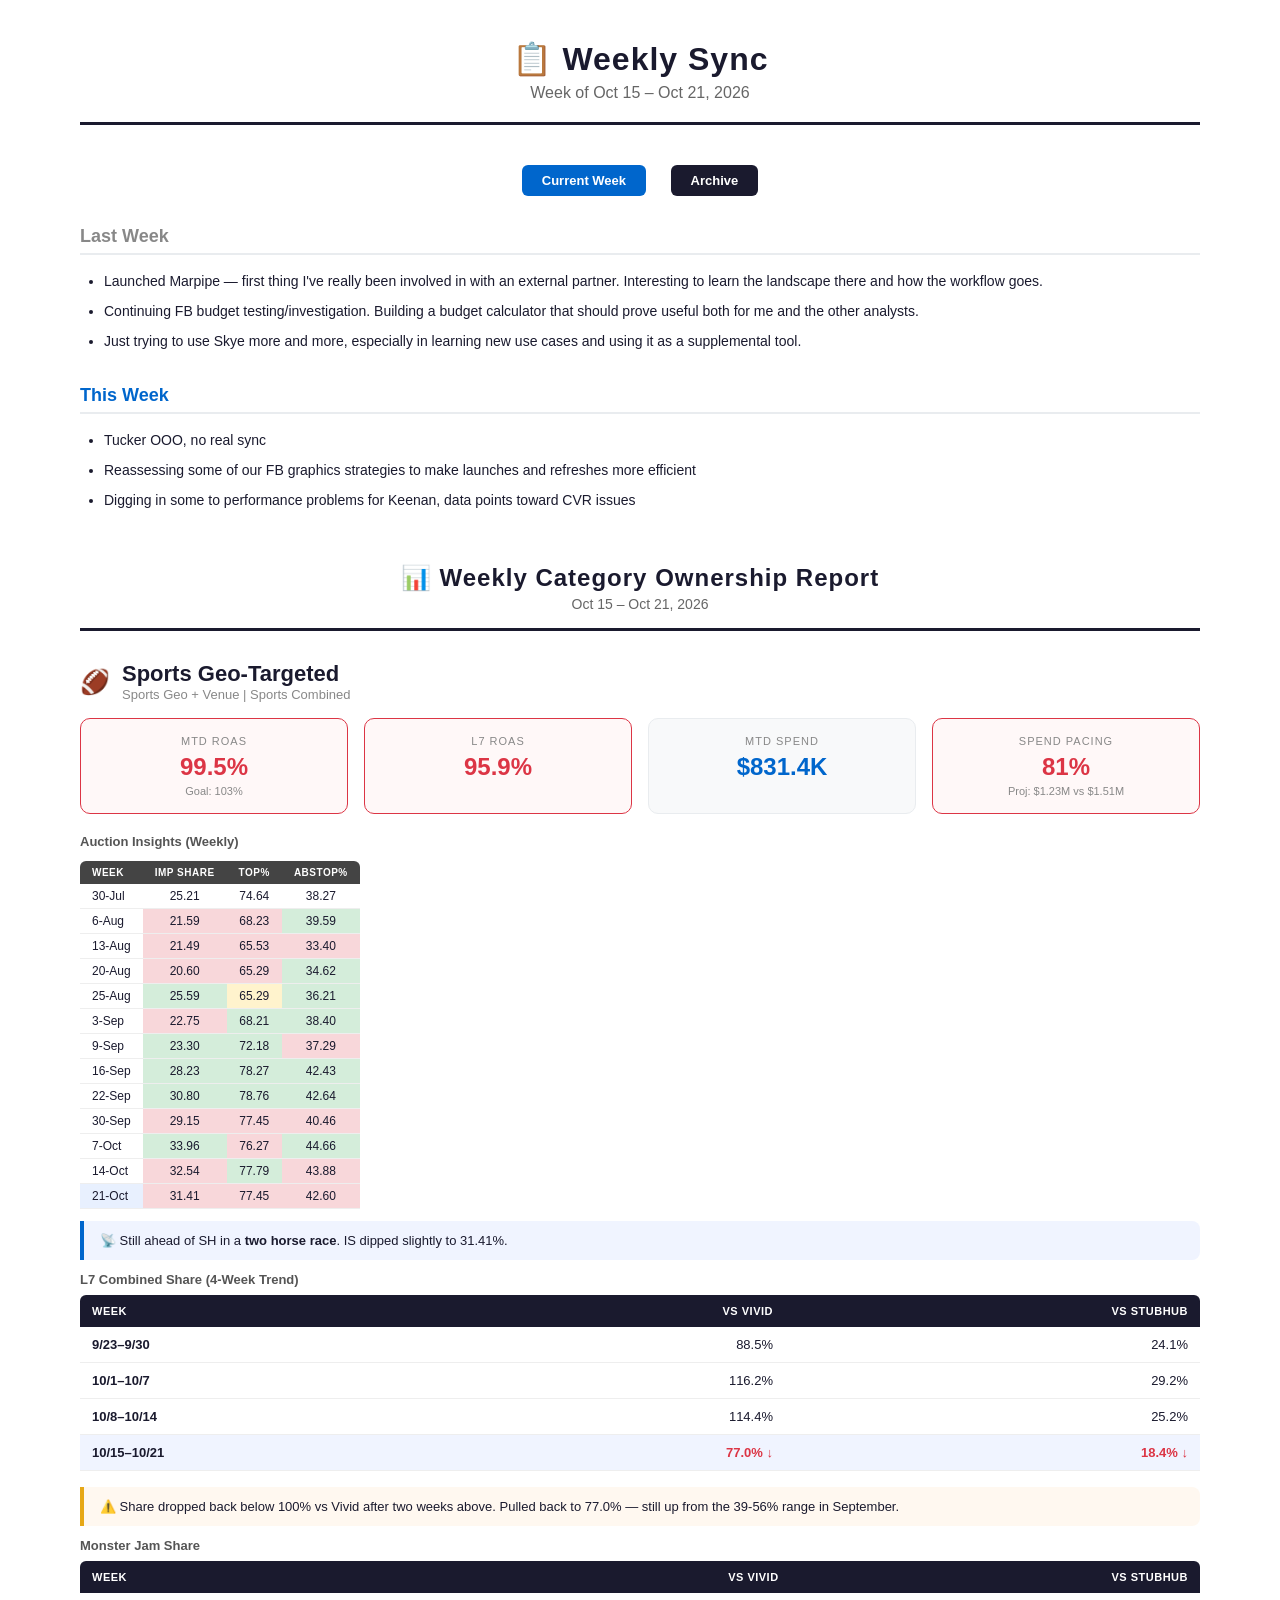
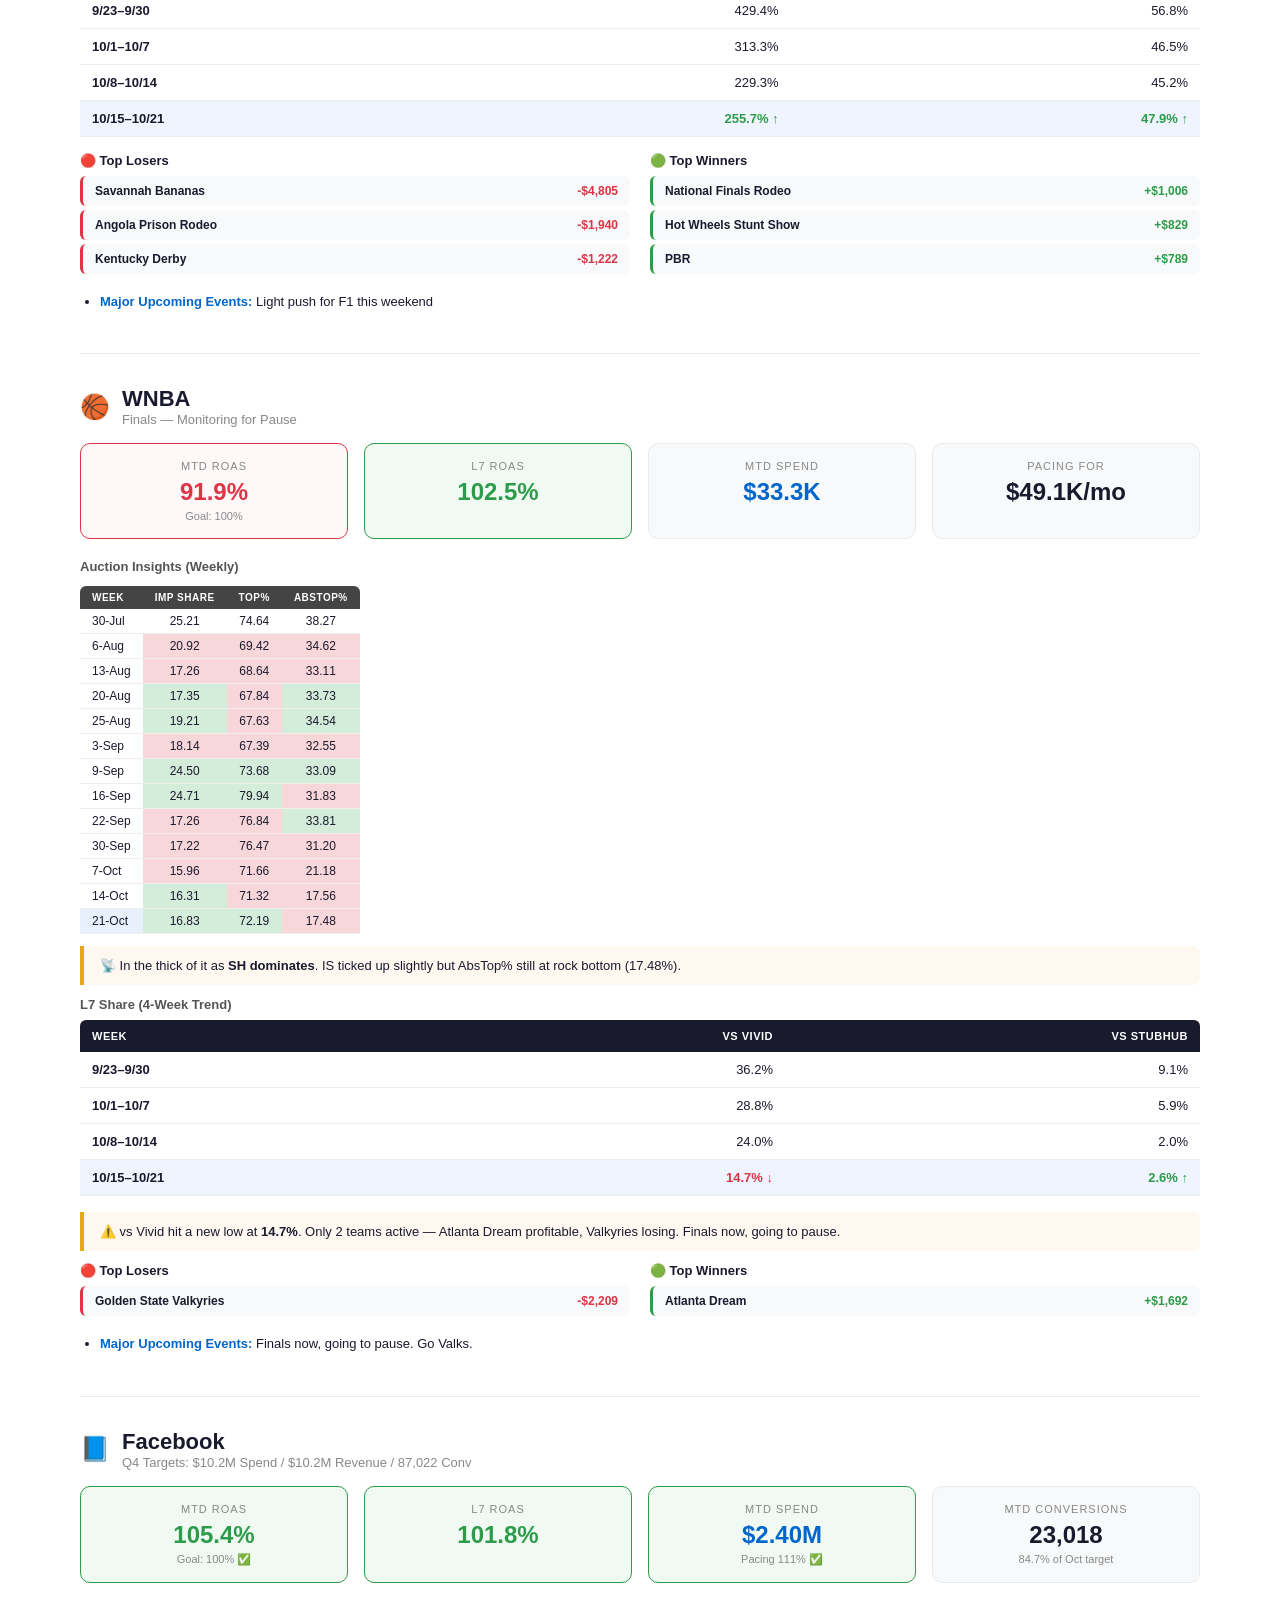
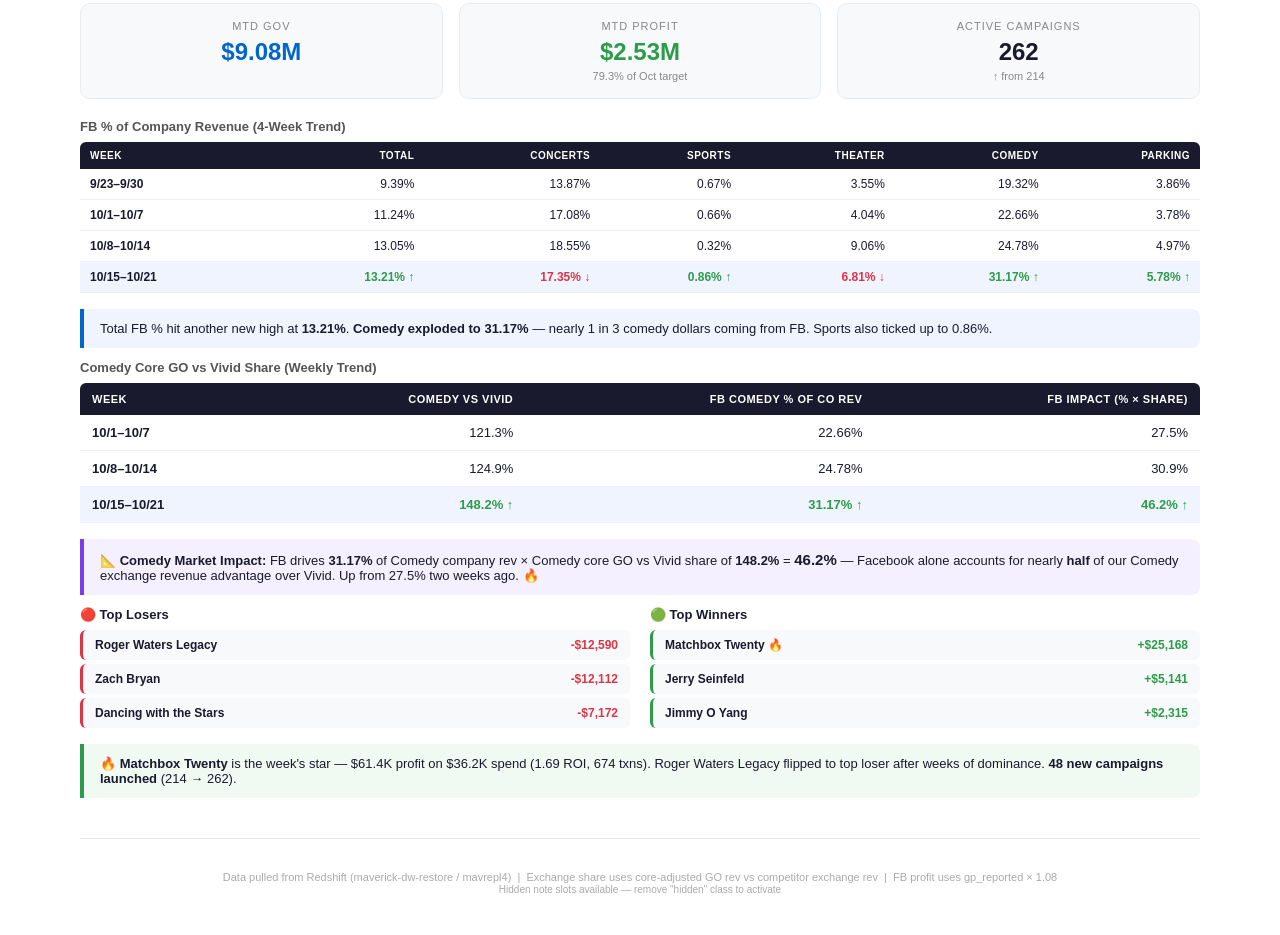
<file: archive/2026-10-21.html>
<!DOCTYPE html>
<html lang="en">
<head>
<meta charset="UTF-8">
<meta name="viewport" content="width=device-width, initial-scale=1.0">
<title>Weekly Sync</title>
<link rel="stylesheet" href="../style.css">
</head>
<body>

<div class="page-header">
  <h1>📋 Weekly Sync</h1>
  <div class="date">Week of Oct 15 – Oct 21, 2026</div>
</div>

<div class="nav-bar">
  <a href="../index.html" class="active">Current Week</a>
  <a href="index.html">Archive</a>
</div>

<!-- ===================== SYNC SECTION ===================== -->
<div class="section">
  <div class="sync-section">
    <div class="sync-title last-week">Last Week</div>
    <ul class="sync-list">
      <li>Launched Marpipe — first thing I've really been involved in with an external partner. Interesting to learn the landscape there and how the workflow goes.</li>
      <li>Continuing FB budget testing/investigation. Building a budget calculator that should prove useful both for me and the other analysts.</li>
      <li>Just trying to use Skye more and more, especially in learning new use cases and using it as a supplemental tool.</li>
    </ul>
  </div>

  <div class="sync-section">
    <div class="sync-title this-week">This Week</div>
    <ul class="sync-list">
      <li>Tucker OOO, no real sync</li>
      <li>Reassessing some of our FB graphics strategies to make launches and refreshes more efficient</li>
      <li>Digging in some to performance problems for Keenan, data points toward CVR issues</li>
    </ul>
  </div>

  <div class="manual-note hidden"><!-- ✏️ Extra sync note slot 1 --></div>
  <div class="manual-note hidden"><!-- ✏️ Extra sync note slot 2 --></div>
</div>

<!-- ===================== OWNERSHIP REPORT DIVIDER ===================== -->
<div class="section-divider">
  <h2>📊 Weekly Category Ownership Report</h2>
  <div class="sub">Oct 15 – Oct 21, 2026</div>
</div>

<!-- ===================== SPORTS GEO ===================== -->
<div class="section">
  <div class="section-header">
    <span class="section-icon">🏈</span>
    <div>
      <div class="section-title">Sports Geo-Targeted</div>
      <div class="section-subtitle">Sports Geo + Venue | Sports Combined</div>
    </div>
  </div>

  <div class="kpi-row">
    <div class="kpi-card target-miss">
      <div class="kpi-label">MTD ROAS</div>
      <div class="kpi-value kpi-red">99.5%</div>
      <div class="kpi-sub">Goal: 103%</div>
    </div>
    <div class="kpi-card target-miss">
      <div class="kpi-label">L7 ROAS</div>
      <div class="kpi-value kpi-red">95.9%</div>
    </div>
    <div class="kpi-card">
      <div class="kpi-label">MTD Spend</div>
      <div class="kpi-value kpi-blue">$831.4K</div>
    </div>
    <div class="kpi-card target-miss">
      <div class="kpi-label">Spend Pacing</div>
      <div class="kpi-value kpi-red">81%</div>
      <div class="kpi-sub">Proj: $1.23M vs $1.51M</div>
    </div>
  </div>

  <div class="share-label">Auction Insights (Weekly)</div>
  <table class="auction-table">
    <tr><th>Week</th><th>Imp Share</th><th>Top%</th><th>AbsTop%</th></tr>
    <tr><td>30-Jul</td><td>25.21</td><td>74.64</td><td>38.27</td></tr>
    <tr><td>6-Aug</td><td class="a-down">21.59</td><td class="a-down">68.23</td><td class="a-up">39.59</td></tr>
    <tr><td>13-Aug</td><td class="a-down">21.49</td><td class="a-down">65.53</td><td class="a-down">33.40</td></tr>
    <tr><td>20-Aug</td><td class="a-down">20.60</td><td class="a-down">65.29</td><td class="a-up">34.62</td></tr>
    <tr><td>25-Aug</td><td class="a-up">25.59</td><td class="a-flat">65.29</td><td class="a-up">36.21</td></tr>
    <tr><td>3-Sep</td><td class="a-down">22.75</td><td class="a-up">68.21</td><td class="a-up">38.40</td></tr>
    <tr><td>9-Sep</td><td class="a-up">23.30</td><td class="a-up">72.18</td><td class="a-down">37.29</td></tr>
    <tr><td>16-Sep</td><td class="a-up">28.23</td><td class="a-up">78.27</td><td class="a-up">42.43</td></tr>
    <tr><td>22-Sep</td><td class="a-up">30.80</td><td class="a-up">78.76</td><td class="a-up">42.64</td></tr>
    <tr><td>30-Sep</td><td class="a-down">29.15</td><td class="a-down">77.45</td><td class="a-down">40.46</td></tr>
    <tr><td>7-Oct</td><td class="a-up">33.96</td><td class="a-down">76.27</td><td class="a-up">44.66</td></tr>
    <tr><td>14-Oct</td><td class="a-down">32.54</td><td class="a-up">77.79</td><td class="a-down">43.88</td></tr>
    <tr class="auction-current"><td>21-Oct</td><td class="a-down">31.41</td><td class="a-down">77.45</td><td class="a-down">42.60</td></tr>
  </table>

  <div class="callout">
    📡 Still ahead of SH in a <strong>two horse race</strong>. IS dipped slightly to 31.41%.
  </div>

  <div class="share-label">L7 Combined Share (4-Week Trend)</div>
  <table>
    <tr><th>Week</th><th>vs Vivid</th><th>vs StubHub</th></tr>
    <tr><td>9/23–9/30</td><td>88.5%</td><td>24.1%</td></tr>
    <tr><td>10/1–10/7</td><td>116.2%</td><td>29.2%</td></tr>
    <tr><td>10/8–10/14</td><td>114.4%</td><td>25.2%</td></tr>
    <tr class="current-week"><td>10/15–10/21</td><td class="trend-down">77.0% ↓</td><td class="trend-down">18.4% ↓</td></tr>
  </table>

  <div class="callout callout-warn">
    ⚠️ Share dropped back below 100% vs Vivid after two weeks above. Pulled back to 77.0% — still up from the 39-56% range in September.
  </div>

  <div class="share-label">Monster Jam Share</div>
  <table>
    <tr><th>Week</th><th>vs Vivid</th><th>vs StubHub</th></tr>
    <tr><td>9/23–9/30</td><td>429.4%</td><td>56.8%</td></tr>
    <tr><td>10/1–10/7</td><td>313.3%</td><td>46.5%</td></tr>
    <tr><td>10/8–10/14</td><td>229.3%</td><td>45.2%</td></tr>
    <tr class="current-week"><td>10/15–10/21</td><td class="trend-up">255.7% ↑</td><td class="trend-up">47.9% ↑</td></tr>
  </table>

  <div class="winners-losers">
    <div class="wl-col">
      <div class="wl-title">🔴 Top Losers</div>
      <div class="wl-item loser"><span class="wl-name">Savannah Bananas</span><span class="wl-pnl" style="color:#dc3545">-$4,805</span></div>
      <div class="wl-item loser"><span class="wl-name">Angola Prison Rodeo</span><span class="wl-pnl" style="color:#dc3545">-$1,940</span></div>
      <div class="wl-item loser"><span class="wl-name">Kentucky Derby</span><span class="wl-pnl" style="color:#dc3545">-$1,222</span></div>
    </div>
    <div class="wl-col">
      <div class="wl-title">🟢 Top Winners</div>
      <div class="wl-item winner"><span class="wl-name">National Finals Rodeo</span><span class="wl-pnl" style="color:#2d9c4a">+$1,006</span></div>
      <div class="wl-item winner"><span class="wl-name">Hot Wheels Stunt Show</span><span class="wl-pnl" style="color:#2d9c4a">+$829</span></div>
      <div class="wl-item winner"><span class="wl-name">PBR</span><span class="wl-pnl" style="color:#2d9c4a">+$789</span></div>
    </div>
  </div>

  <ul class="bullet-list">
    <li><span class="highlight">Major Upcoming Events:</span> Light push for F1 this weekend</li>
  </ul>

  <div class="manual-note hidden"><!-- ✏️ Extra note slot 1 --></div>
  <div class="manual-note hidden"><!-- ✏️ Extra note slot 2 --></div>
</div>

<div class="divider"></div>

<!-- ===================== WNBA ===================== -->
<div class="section">
  <div class="section-header">
    <span class="section-icon">🏀</span>
    <div>
      <div class="section-title">WNBA</div>
      <div class="section-subtitle">Finals — Monitoring for Pause</div>
    </div>
  </div>

  <div class="kpi-row">
    <div class="kpi-card target-miss">
      <div class="kpi-label">MTD ROAS</div>
      <div class="kpi-value kpi-red">91.9%</div>
      <div class="kpi-sub">Goal: 100%</div>
    </div>
    <div class="kpi-card target-hit">
      <div class="kpi-label">L7 ROAS</div>
      <div class="kpi-value kpi-green">102.5%</div>
    </div>
    <div class="kpi-card">
      <div class="kpi-label">MTD Spend</div>
      <div class="kpi-value kpi-blue">$33.3K</div>
    </div>
    <div class="kpi-card">
      <div class="kpi-label">Pacing For</div>
      <div class="kpi-value">$49.1K/mo</div>
    </div>
  </div>

  <div class="share-label">Auction Insights (Weekly)</div>
  <table class="auction-table">
    <tr><th>Week</th><th>Imp Share</th><th>Top%</th><th>AbsTop%</th></tr>
    <tr><td>30-Jul</td><td>25.21</td><td>74.64</td><td>38.27</td></tr>
    <tr><td>6-Aug</td><td class="a-down">20.92</td><td class="a-down">69.42</td><td class="a-down">34.62</td></tr>
    <tr><td>13-Aug</td><td class="a-down">17.26</td><td class="a-down">68.64</td><td class="a-down">33.11</td></tr>
    <tr><td>20-Aug</td><td class="a-up">17.35</td><td class="a-down">67.84</td><td class="a-up">33.73</td></tr>
    <tr><td>25-Aug</td><td class="a-up">19.21</td><td class="a-down">67.63</td><td class="a-up">34.54</td></tr>
    <tr><td>3-Sep</td><td class="a-down">18.14</td><td class="a-down">67.39</td><td class="a-down">32.55</td></tr>
    <tr><td>9-Sep</td><td class="a-up">24.50</td><td class="a-up">73.68</td><td class="a-up">33.09</td></tr>
    <tr><td>16-Sep</td><td class="a-up">24.71</td><td class="a-up">79.94</td><td class="a-down">31.83</td></tr>
    <tr><td>22-Sep</td><td class="a-down">17.26</td><td class="a-down">76.84</td><td class="a-up">33.81</td></tr>
    <tr><td>30-Sep</td><td class="a-down">17.22</td><td class="a-down">76.47</td><td class="a-down">31.20</td></tr>
    <tr><td>7-Oct</td><td class="a-down">15.96</td><td class="a-down">71.66</td><td class="a-down">21.18</td></tr>
    <tr><td>14-Oct</td><td class="a-up">16.31</td><td class="a-down">71.32</td><td class="a-down">17.56</td></tr>
    <tr class="auction-current"><td>21-Oct</td><td class="a-up">16.83</td><td class="a-up">72.19</td><td class="a-down">17.48</td></tr>
  </table>

  <div class="callout callout-warn">
    📡 In the thick of it as <strong>SH dominates</strong>. IS ticked up slightly but AbsTop% still at rock bottom (17.48%).
  </div>

  <div class="share-label">L7 Share (4-Week Trend)</div>
  <table>
    <tr><th>Week</th><th>vs Vivid</th><th>vs StubHub</th></tr>
    <tr><td>9/23–9/30</td><td>36.2%</td><td>9.1%</td></tr>
    <tr><td>10/1–10/7</td><td>28.8%</td><td>5.9%</td></tr>
    <tr><td>10/8–10/14</td><td>24.0%</td><td>2.0%</td></tr>
    <tr class="current-week"><td>10/15–10/21</td><td class="trend-down">14.7% ↓</td><td class="trend-up">2.6% ↑</td></tr>
  </table>

  <div class="callout callout-warn">
    ⚠️ vs Vivid hit a new low at <strong>14.7%</strong>. Only 2 teams active — Atlanta Dream profitable, Valkyries losing. Finals now, going to pause.
  </div>

  <div class="winners-losers">
    <div class="wl-col">
      <div class="wl-title">🔴 Top Losers</div>
      <div class="wl-item loser"><span class="wl-name">Golden State Valkyries</span><span class="wl-pnl" style="color:#dc3545">-$2,209</span></div>
    </div>
    <div class="wl-col">
      <div class="wl-title">🟢 Top Winners</div>
      <div class="wl-item winner"><span class="wl-name">Atlanta Dream</span><span class="wl-pnl" style="color:#2d9c4a">+$1,692</span></div>
    </div>
  </div>

  <ul class="bullet-list">
    <li><span class="highlight">Major Upcoming Events:</span> Finals now, going to pause. Go Valks.</li>
  </ul>

  <div class="manual-note hidden"><!-- ✏️ Extra note slot 1 --></div>
  <div class="manual-note hidden"><!-- ✏️ Extra note slot 2 --></div>
</div>

<div class="divider"></div>

<!-- ===================== FACEBOOK ===================== -->
<div class="section">
  <div class="section-header">
    <span class="section-icon">📘</span>
    <div>
      <div class="section-title">Facebook</div>
      <div class="section-subtitle">Q4 Targets: $10.2M Spend / $10.2M Revenue / 87,022 Conv</div>
    </div>
  </div>

  <div class="kpi-row">
    <div class="kpi-card target-hit">
      <div class="kpi-label">MTD ROAS</div>
      <div class="kpi-value kpi-green">105.4%</div>
      <div class="kpi-sub">Goal: 100% ✅</div>
    </div>
    <div class="kpi-card target-hit">
      <div class="kpi-label">L7 ROAS</div>
      <div class="kpi-value kpi-green">101.8%</div>
    </div>
    <div class="kpi-card target-hit">
      <div class="kpi-label">MTD Spend</div>
      <div class="kpi-value kpi-blue">$2.40M</div>
      <div class="kpi-sub">Pacing 111% ✅</div>
    </div>
    <div class="kpi-card">
      <div class="kpi-label">MTD Conversions</div>
      <div class="kpi-value">23,018</div>
      <div class="kpi-sub">84.7% of Oct target</div>
    </div>
  </div>

  <div class="kpi-row">
    <div class="kpi-card">
      <div class="kpi-label">MTD GOV</div>
      <div class="kpi-value kpi-blue">$9.08M</div>
    </div>
    <div class="kpi-card">
      <div class="kpi-label">MTD Profit</div>
      <div class="kpi-value kpi-green">$2.53M</div>
      <div class="kpi-sub">79.3% of Oct target</div>
    </div>
    <div class="kpi-card">
      <div class="kpi-label">Active Campaigns</div>
      <div class="kpi-value">262</div>
      <div class="kpi-sub">↑ from 214</div>
    </div>
  </div>

  <div class="share-label">FB % of Company Revenue (4-Week Trend)</div>
  <table class="fb-pct-table">
    <tr><th>Week</th><th>Total</th><th>Concerts</th><th>Sports</th><th>Theater</th><th>Comedy</th><th>Parking</th></tr>
    <tr><td>9/23–9/30</td><td>9.39%</td><td>13.87%</td><td>0.67%</td><td>3.55%</td><td>19.32%</td><td>3.86%</td></tr>
    <tr><td>10/1–10/7</td><td>11.24%</td><td>17.08%</td><td>0.66%</td><td>4.04%</td><td>22.66%</td><td>3.78%</td></tr>
    <tr><td>10/8–10/14</td><td>13.05%</td><td>18.55%</td><td>0.32%</td><td>9.06%</td><td>24.78%</td><td>4.97%</td></tr>
    <tr class="current-week"><td>10/15–10/21</td><td class="trend-up">13.21% ↑</td><td class="trend-down">17.35% ↓</td><td class="trend-up">0.86% ↑</td><td class="trend-down">6.81% ↓</td><td class="trend-up">31.17% ↑</td><td class="trend-up">5.78% ↑</td></tr>
  </table>

  <div class="callout">
    Total FB % hit another new high at <strong>13.21%</strong>. <strong>Comedy exploded to 31.17%</strong> — nearly 1 in 3 comedy dollars coming from FB. Sports also ticked up to 0.86%.
  </div>

  <div class="share-label">Comedy Core GO vs Vivid Share (Weekly Trend)</div>
  <table>
    <tr><th>Week</th><th>Comedy vs Vivid</th><th>FB Comedy % of Co Rev</th><th>FB Impact (% × Share)</th></tr>
    <tr><td>10/1–10/7</td><td>121.3%</td><td>22.66%</td><td>27.5%</td></tr>
    <tr><td>10/8–10/14</td><td>124.9%</td><td>24.78%</td><td>30.9%</td></tr>
    <tr class="current-week"><td>10/15–10/21</td><td class="trend-up">148.2% ↑</td><td class="trend-up">31.17% ↑</td><td class="trend-up">46.2% ↑</td></tr>
  </table>

  <div class="callout callout-purple">
    📐 <strong>Comedy Market Impact:</strong>
    FB drives <strong>31.17%</strong> of Comedy company rev &times; Comedy core GO vs Vivid share of <strong>148.2%</strong>
    = <strong style="font-size: 15px;">46.2%</strong> — Facebook alone accounts for nearly <strong>half</strong> of our Comedy exchange revenue advantage over Vivid. Up from 27.5% two weeks ago. 🔥
  </div>

  <div class="winners-losers">
    <div class="wl-col">
      <div class="wl-title">🔴 Top Losers</div>
      <div class="wl-item loser"><span class="wl-name">Roger Waters Legacy</span><span class="wl-pnl" style="color:#dc3545">-$12,590</span></div>
      <div class="wl-item loser"><span class="wl-name">Zach Bryan</span><span class="wl-pnl" style="color:#dc3545">-$12,112</span></div>
      <div class="wl-item loser"><span class="wl-name">Dancing with the Stars</span><span class="wl-pnl" style="color:#dc3545">-$7,172</span></div>
    </div>
    <div class="wl-col">
      <div class="wl-title">🟢 Top Winners</div>
      <div class="wl-item winner"><span class="wl-name">Matchbox Twenty 🔥</span><span class="wl-pnl" style="color:#2d9c4a">+$25,168</span></div>
      <div class="wl-item winner"><span class="wl-name">Jerry Seinfeld</span><span class="wl-pnl" style="color:#2d9c4a">+$5,141</span></div>
      <div class="wl-item winner"><span class="wl-name">Jimmy O Yang</span><span class="wl-pnl" style="color:#2d9c4a">+$2,315</span></div>
    </div>
  </div>

  <div class="callout callout-good">
    🔥 <strong>Matchbox Twenty</strong> is the week's star — $61.4K profit on $36.2K spend (1.69 ROI, 674 txns). Roger Waters Legacy flipped to top loser after weeks of dominance. <strong>48 new campaigns launched</strong> (214 → 262).
  </div>

  <div class="manual-note hidden"><!-- ✏️ Extra note slot 1 --></div>
  <div class="manual-note hidden"><!-- ✏️ Extra note slot 2 --></div>
</div>

<div class="divider"></div>

<div style="text-align: center; color: #aaa; font-size: 11px; margin-top: 30px;">
  Data pulled from Redshift (maverick-dw-restore / mavrepl4) &nbsp;|&nbsp; Exchange share uses core-adjusted GO rev vs competitor exchange rev &nbsp;|&nbsp; FB profit uses gp_reported × 1.08
  <br>
  <span style="font-size: 10px;">Hidden note slots available — remove "hidden" class to activate</span>
</div>

</body>
</html>
</file>
<file: style.css>
* { margin: 0; padding: 0; box-sizing: border-box; }
body { font-family: 'Segoe UI', Tahoma, Geneva, Verdana, sans-serif; background: #fff; color: #1a1a2e; padding: 40px; max-width: 1200px; margin: 0 auto; }

.page-header { text-align: center; margin-bottom: 40px; border-bottom: 3px solid #1a1a2e; padding-bottom: 20px; }
.page-header h1 { font-size: 32px; font-weight: 700; letter-spacing: 1px; }
.page-header .date { font-size: 16px; color: #666; margin-top: 6px; }

.nav-bar { text-align: center; margin-bottom: 30px; }
.nav-bar a { display: inline-block; margin: 0 10px; padding: 8px 20px; background: #1a1a2e; color: #fff; text-decoration: none; border-radius: 6px; font-size: 13px; font-weight: 600; }
.nav-bar a:hover { background: #0066cc; }
.nav-bar a.active { background: #0066cc; }

.section-divider { text-align: center; margin: 50px 0 30px 0; border-bottom: 3px solid #1a1a2e; padding-bottom: 16px; }
.section-divider h2 { font-size: 24px; font-weight: 700; letter-spacing: 1px; }
.section-divider .sub { font-size: 14px; color: #666; margin-top: 4px; }

.section { margin-bottom: 40px; page-break-inside: avoid; }
.section-header { display: flex; align-items: center; gap: 12px; margin-bottom: 16px; }
.section-icon { font-size: 24px; }
.section-title { font-size: 22px; font-weight: 700; }
.section-subtitle { font-size: 13px; color: #888; font-weight: 400; }

.sync-section { margin-bottom: 30px; }
.sync-title { font-size: 18px; font-weight: 700; margin-bottom: 12px; padding-bottom: 6px; border-bottom: 2px solid #e9ecef; }
.sync-title.last-week { color: #888; }
.sync-title.this-week { color: #0066cc; }
.sync-title.weekend { color: #7c3aed; }
.sync-title.fb-test { color: #e6a817; }
.sync-list { padding-left: 24px; font-size: 14px; line-height: 2; margin-bottom: 16px; }
.sync-list li { margin-bottom: 2px; }
.sync-list .sub-list { padding-left: 20px; margin-top: 2px; }
.sync-list .sub-list li { font-size: 13px; color: #555; line-height: 1.7; }

.fb-test-container { margin: 16px 0; }
.fb-test-header { font-size: 20px; font-weight: 700; margin-bottom: 16px; }
.fb-test-grid { display: flex; gap: 24px; flex-wrap: wrap; margin-bottom: 20px; }
.fb-test-col { flex: 1; min-width: 300px; }
.fb-test-label { font-size: 14px; font-weight: 700; margin-bottom: 8px; font-style: italic; }

.data-table { width: 100%; border-collapse: collapse; font-size: 12px; margin-bottom: 16px; }
.data-table th { background: #333; color: #fff; padding: 8px 10px; text-align: right; font-size: 11px; font-weight: 600; }
.data-table th:first-child { text-align: left; }
.data-table td { padding: 7px 10px; text-align: right; border-bottom: 1px solid #eee; font-size: 12px; }
.data-table td:first-child { text-align: left; font-weight: 600; }
.data-table tr:hover { background: #f8f9fa; }
.diff-note { color: #0066cc; font-size: 11px; font-style: italic; }
.highlight-pct { background: #e8f0fe; font-weight: 700; }

.kpi-row { display: flex; gap: 16px; margin-bottom: 20px; flex-wrap: wrap; }
.kpi-card { flex: 1; min-width: 140px; background: #f8f9fa; border-radius: 10px; padding: 16px; text-align: center; border: 1px solid #e9ecef; }
.kpi-label { font-size: 11px; text-transform: uppercase; letter-spacing: 1px; color: #888; margin-bottom: 6px; }
.kpi-value { font-size: 24px; font-weight: 700; }
.kpi-sub { font-size: 11px; color: #888; margin-top: 4px; }
.kpi-green { color: #2d9c4a; }
.kpi-red { color: #dc3545; }
.kpi-yellow { color: #e6a817; }
.kpi-blue { color: #0066cc; }

.target-hit { background: #f0faf3; border-color: #2d9c4a; }
.target-miss { background: #fff8f8; border-color: #dc3545; }
.target-close { background: #fffdf0; border-color: #e6a817; }

table { width: 100%; border-collapse: collapse; margin-bottom: 16px; font-size: 13px; }
th { background: #1a1a2e; color: #fff; padding: 10px 12px; text-align: right; font-weight: 600; font-size: 11px; text-transform: uppercase; letter-spacing: 0.5px; }
th:first-child { text-align: left; border-radius: 6px 0 0 0; }
th:last-child { border-radius: 0 6px 0 0; }
td { padding: 10px 12px; text-align: right; border-bottom: 1px solid #eee; }
td:first-child { text-align: left; font-weight: 600; }
tr:hover { background: #f8f9fa; }
.current-week { font-weight: 700; background: #f0f4ff; }

.trend-up { color: #2d9c4a; font-weight: 700; }
.trend-down { color: #dc3545; font-weight: 700; }
.trend-flat { color: #888; }

.auction-table { width: auto; margin: 12px 0; font-size: 12px; }
.auction-table th { background: #444; font-size: 10px; padding: 6px 12px; }
.auction-table td { padding: 5px 12px; font-size: 12px; text-align: center; font-weight: 400; }
.auction-table td:first-child { text-align: left; }
.auction-current { background: #e8f0fe; font-weight: 700; }
.a-up { background: #d4edda; }
.a-down { background: #f8d7da; }
.a-flat { background: #fff3cd; }

.winners-losers { display: flex; gap: 20px; margin-top: 12px; }
.wl-col { flex: 1; }
.wl-title { font-size: 13px; font-weight: 700; margin-bottom: 8px; display: flex; align-items: center; gap: 6px; }
.wl-item { display: flex; justify-content: space-between; padding: 8px 12px; background: #f8f9fa; border-radius: 6px; margin-bottom: 4px; font-size: 12px; }
.wl-item.loser { border-left: 3px solid #dc3545; }
.wl-item.winner { border-left: 3px solid #2d9c4a; }
.wl-name { font-weight: 600; }
.wl-pnl { font-weight: 700; }

.divider { height: 1px; background: #e9ecef; margin: 32px 0; }

.share-label { font-size: 13px; font-weight: 700; margin-bottom: 8px; color: #555; }

.fb-pct-table td { font-size: 12px; padding: 8px 10px; }
.fb-pct-table th { font-size: 10px; padding: 8px 10px; }

.callout { background: #f0f4ff; border-left: 4px solid #0066cc; padding: 12px 16px; border-radius: 0 8px 8px 0; margin: 12px 0; font-size: 13px; }
.callout-warn { background: #fff8f0; border-left-color: #e6a817; }
.callout-good { background: #f0faf3; border-left-color: #2d9c4a; }
.callout-purple { background: #f5f0ff; border-left-color: #7c3aed; }
.callout-gray { background: #f8f9fa; border-left-color: #aaa; }

.manual-note { background: #fffef5; border: 1px dashed #ccc; border-radius: 6px; padding: 10px 14px; margin: 10px 0; font-size: 13px; color: #555; min-height: 20px; }
.manual-note.hidden { display: none; }

.bullet-list { margin: 12px 0; padding-left: 20px; font-size: 13px; line-height: 1.8; }
.bullet-list li { margin-bottom: 4px; }
.bullet-list .highlight { color: #0066cc; font-weight: 600; }

.archive-list { list-style: none; padding: 0; }
.archive-list li { margin-bottom: 8px; }
.archive-list a { display: block; padding: 14px 20px; background: #f8f9fa; border: 1px solid #e9ecef; border-radius: 8px; text-decoration: none; color: #1a1a2e; font-weight: 600; font-size: 14px; }
.archive-list a:hover { background: #e8f0fe; border-color: #0066cc; }

@media print {
  body { padding: 20px; }
  .section { page-break-inside: avoid; }
  .manual-note.hidden { display: none; }
  .nav-bar { display: none; }
}
</file>
